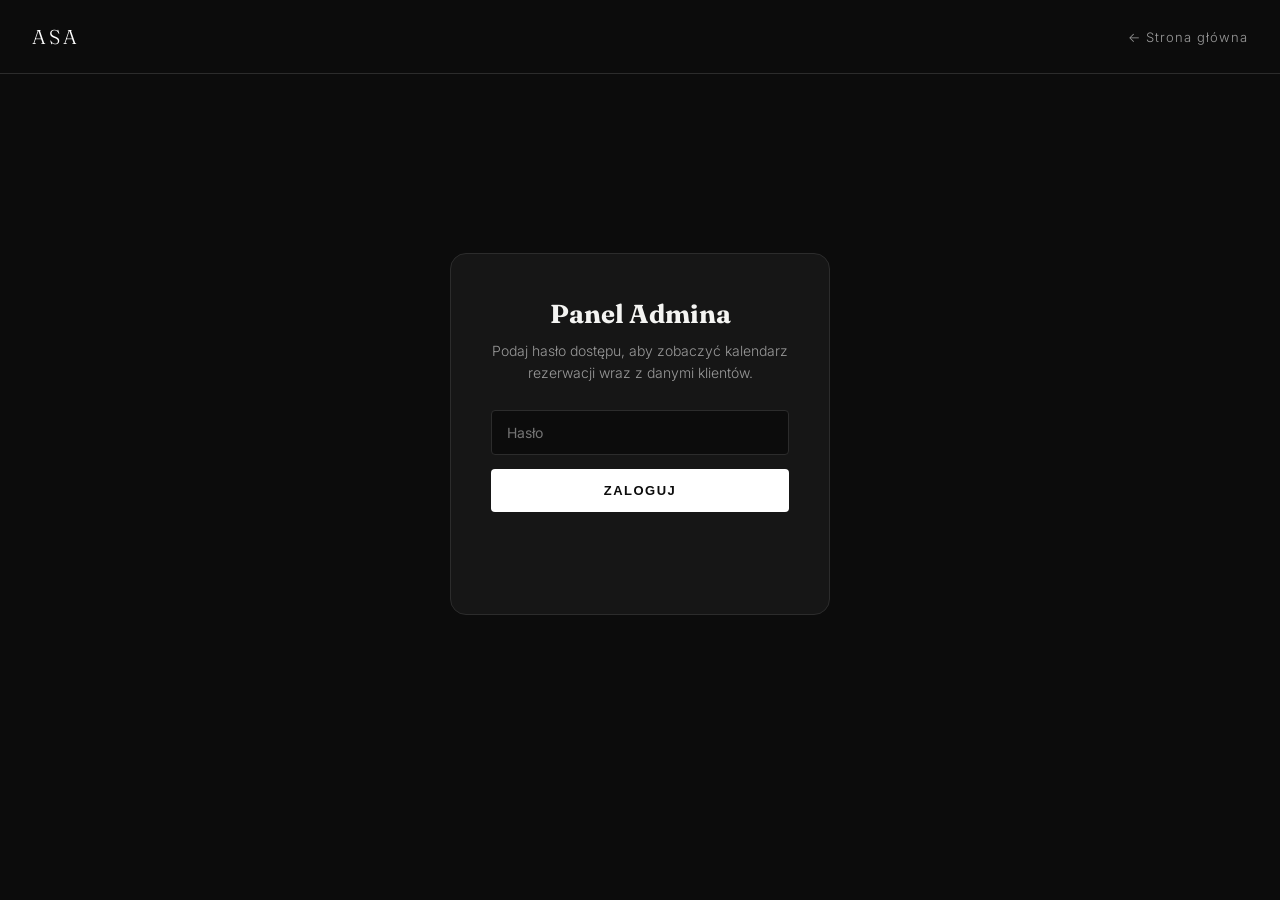
<file: admin.html>
<!DOCTYPE html>
<html lang="pl">
<head>
<meta charset="UTF-8">
<meta name="viewport" content="width=device-width, initial-scale=1.0">
<title>Panel Admina — ASA</title>
<link href="https://fonts.googleapis.com/css2?family=Fraunces:ital,wght@0,400;0,500;0,600;1,500&family=Inter:wght@300;400;500;600;700&display=swap" rel="stylesheet">
<style>
    * { margin: 0; padding: 0; box-sizing: border-box; }

    :root{
        --bg: #0c0c0c;
        --bg-panel: #161616;
        --line: #2c2c2c;
        --ivory: #f4f4f2;
        --stone: #9a9a9a;
        --white: #ffffff;
        --brass: #c9c9c9;
        --brass-light: #ffffff;
    }

    body{
        background: var(--bg);
        color: var(--ivory);
        font-family: 'Inter', sans-serif;
        font-weight: 300;
        min-height: 100vh;
    }

    a{ color: inherit; }
    a:focus-visible, button:focus-visible, input:focus-visible{
        outline: 2px solid var(--brass-light);
        outline-offset: 3px;
    }

    .topbar{
        display: flex;
        justify-content: space-between;
        align-items: center;
        padding: 24px 32px;
        border-bottom: 1px solid var(--line);
    }
    .topbar .logo{
        font-family: 'Fraunces', serif;
        font-size: 20px;
        letter-spacing: 3px;
        color: var(--brass-light);
        text-decoration: none;
    }
    .topbar .back{
        color: var(--stone);
        text-decoration: none;
        font-size: 13px;
        letter-spacing: 1px;
        transition: color 0.2s;
    }
    .topbar .back:hover{ color: var(--ivory); }

    /* ===== EKRAN LOGOWANIA ===== */
    .login-wrap{
        min-height: 80vh;
        display: flex;
        align-items: center;
        justify-content: center;
        padding: 24px;
    }
    .login-card{
        background: var(--bg-panel);
        border: 1px solid var(--line);
        border-radius: 16px;
        padding: 44px 40px;
        max-width: 380px;
        width: 100%;
        text-align: center;
    }
    .login-card h1{
        font-family: 'Fraunces', serif;
        font-size: 26px;
        margin-bottom: 10px;
    }
    .login-card p{ color: var(--stone); font-size: 14px; margin-bottom: 26px; line-height: 1.6; }
    .login-card input{
        width: 100%;
        background: var(--bg);
        border: 1px solid var(--line);
        border-radius: 4px;
        padding: 13px 15px;
        color: var(--ivory);
        font-family: 'Inter', sans-serif;
        font-size: 14px;
        outline: none;
        margin-bottom: 14px;
        transition: border-color 0.2s;
    }
    .login-card input:focus{ border-color: var(--brass); }
    .login-card button{
        width: 100%;
        background: var(--white);
        color: var(--bg);
        border: none;
        padding: 14px;
        font-size: 13px;
        font-weight: 600;
        letter-spacing: 1.5px;
        text-transform: uppercase;
        border-radius: 4px;
        cursor: pointer;
        transition: background 0.2s;
    }
    .login-card button:hover{ background: #d4d4d4; }
    .login-error{ color: var(--stone); font-size: 13px; margin-top: 14px; min-height: 18px; }

    /* ===== PANEL ===== */
    #panel{ display: none; }

    .intro{ text-align: center; padding: 44px 24px 8px; }
    .intro p.eyebrow{
        font-size: 11px;
        letter-spacing: 4px;
        text-transform: uppercase;
        color: var(--brass-light);
        margin-bottom: 12px;
        font-weight: 500;
    }
    .intro h1{ font-family: 'Fraunces', serif; font-size: clamp(28px, 5vw, 40px); margin-bottom: 8px; }
    .intro p.sub{ color: var(--stone); font-size: 14px; max-width: 520px; margin: 0 auto; line-height: 1.7; }

    .layout{
        max-width: 1180px;
        margin: 0 auto;
        padding: 32px 24px 90px;
        display: grid;
        grid-template-columns: 420px 1fr;
        gap: 28px;
        align-items: start;
    }

    .calendar-card{
        background: var(--bg-panel);
        border: 1px solid var(--line);
        border-radius: 16px;
        padding: 26px;
    }
    .calendar-header{ display: flex; justify-content: space-between; align-items: center; margin-bottom: 20px; }
    .month-title{ font-family: 'Fraunces', serif; font-size: 20px; }
    .nav-btn{
        background: transparent;
        border: 1px solid var(--line);
        color: var(--ivory);
        width: 34px; height: 34px;
        border-radius: 50%;
        cursor: pointer;
        font-size: 15px;
        display: flex; align-items: center; justify-content: center;
        transition: border-color 0.2s, background 0.2s;
    }
    .nav-btn:hover{ border-color: var(--brass); background: rgba(255,255,255,0.06); }

    .weekdays{ display: grid; grid-template-columns: repeat(7, 1fr); margin-bottom: 6px; }
    .weekdays span{ text-align: center; font-size: 10px; letter-spacing: 1px; text-transform: uppercase; color: var(--stone); padding-bottom: 8px; display: block; }

    .days-grid{ display: grid; grid-template-columns: repeat(7, 1fr); gap: 5px; }
    .day-cell{
        aspect-ratio: 1;
        display: flex; align-items: center; justify-content: center;
        border-radius: 8px;
        cursor: pointer;
        font-size: 13px;
        color: var(--ivory);
        position: relative;
        transition: background 0.15s;
        background: var(--bg);
    }
    .day-cell:hover{ background: rgba(255,255,255,0.05); }
    .day-cell.empty{ cursor: default; background: transparent; }
    .day-cell.empty:hover{ background: transparent; }
    .day-cell.today .day-num{
        border: 1.5px solid var(--brass-light);
        border-radius: 50%;
        width: 24px; height: 24px;
        display: flex; align-items: center; justify-content: center;
    }
    .day-cell.booked{ background: var(--white); color: var(--bg); font-weight: 700; }
    .day-cell.booked:hover{ background: #e0e0e0; }
    .day-cell.booked-start{ border-radius: 8px 3px 3px 8px; }
    .day-cell.booked-end{ border-radius: 3px 8px 8px 3px; }
    .day-cell.mobile-booked{ border: 1.5px solid var(--brass-light); font-weight: 600; }
    .day-cell.selected{ outline: 2px solid var(--brass-light); outline-offset: 2px; }

    .legend{ display: flex; flex-wrap: wrap; justify-content: center; gap: 16px; margin-top: 20px; font-size: 11px; color: var(--stone); }
    .legend .dot{ display: inline-block; width: 9px; height: 9px; border-radius: 3px; margin-right: 5px; vertical-align: middle; }
    .legend .dot.solid{ background: var(--white); }
    .legend .dot.ring{ border: 1.5px solid var(--brass-light); background: transparent; border-radius: 50%; }

    /* ===== SZCZEGÓŁY DNIA ===== */
    .detail-card{
        background: var(--bg-panel);
        border: 1px solid var(--line);
        border-radius: 16px;
        padding: 30px;
        min-height: 320px;
    }
    .detail-card h2{ font-family: 'Fraunces', serif; font-size: 21px; margin-bottom: 4px; }
    .detail-card .detail-sub{ color: var(--stone); font-size: 13px; margin-bottom: 24px; }

    .booking-entry{
        border: 1px solid var(--line);
        border-radius: 10px;
        padding: 18px 20px;
        margin-bottom: 14px;
    }
    .booking-entry .tag{
        display: inline-block;
        font-size: 10px;
        letter-spacing: 1px;
        text-transform: uppercase;
        color: var(--bg);
        background: var(--brass-light);
        padding: 3px 10px;
        border-radius: 20px;
        font-weight: 700;
        margin-bottom: 10px;
    }
    .booking-entry .tag.mobile{ background: transparent; border: 1px solid var(--brass-light); color: var(--ivory); }
    .booking-entry .client-name{ font-size: 16px; font-weight: 600; color: var(--ivory); margin-bottom: 6px; }
    .booking-entry .row{ font-size: 13.5px; color: var(--stone); line-height: 1.9; }
    .booking-entry .row b{ color: var(--ivory); font-weight: 500; }
    .booking-entry .row a{ color: var(--ivory); text-decoration: underline; text-decoration-color: var(--line); }

    .empty-state{ text-align: center; color: var(--stone); font-size: 14px; padding: 60px 20px; }
    .empty-state .free-msg{ color: var(--brass-light); }

    .refresh-row{ display: flex; justify-content: flex-end; margin-bottom: 14px; }
    .refresh-btn{
        background: transparent;
        border: 1px solid var(--line);
        color: var(--stone);
        padding: 8px 16px;
        border-radius: 20px;
        font-size: 12px;
        cursor: pointer;
        transition: border-color 0.2s, color 0.2s;
    }
    .refresh-btn:hover{ border-color: var(--brass); color: var(--ivory); }

    @media (max-width: 860px){
        .layout{ grid-template-columns: 1fr; }
    }
</style>
</head>
<body>

<div class="topbar">
    <a href="index.html" class="logo">ASA</a>
    <a href="index.html" class="back">&larr; Strona główna</a>
</div>

<!-- ===== EKRAN LOGOWANIA ===== -->
<div class="login-wrap" id="login-screen">
    <div class="login-card">
        <h1>Panel Admina</h1>
        <p>Podaj hasło dostępu, aby zobaczyć kalendarz rezerwacji wraz z danymi klientów.</p>
        <input type="password" id="admin-key-input" placeholder="Hasło" autocomplete="current-password">
        <button id="login-btn">Zaloguj</button>
        <p class="login-error" id="login-error"></p>
    </div>
</div>

<!-- ===== PANEL ===== -->
<div id="panel">
    <div class="intro">
        <p class="eyebrow">Tylko Dla Barbera</p>
        <h1>Kalendarz Rezerwacji</h1>
        <p class="sub">Pełny podgląd wszystkich rezerwacji — szkoleń i wizyt mobilnego barbera — razem z danymi kontaktowymi klientów.</p>
    </div>

    <div class="layout">
        <div>
            <div class="calendar-card">
                <div class="calendar-header">
                    <button class="nav-btn" id="prev-month">&#8249;</button>
                    <div class="month-title" id="month-title">-</div>
                    <button class="nav-btn" id="next-month">&#8250;</button>
                </div>
                <div class="weekdays">
                    <span>Pn</span><span>Wt</span><span>Śr</span><span>Cz</span><span>Pt</span><span>So</span><span>Nd</span>
                </div>
                <div class="days-grid" id="days-grid"></div>
                <div class="legend">
                    <span><span class="dot solid"></span>Szkolenie</span>
                    <span><span class="dot ring"></span>Mobilny barber</span>
                </div>
            </div>
        </div>

        <div>
            <div class="refresh-row">
                <button class="refresh-btn" id="refresh-btn">&#8635; Odśwież dane</button>
            </div>
            <div class="detail-card" id="detail-card">
                <div class="empty-state">Wybierz dzień w kalendarzu, aby zobaczyć szczegóły rezerwacji.</div>
            </div>
        </div>
    </div>
</div>

<script>
    const API_URL = "http://127.0.0.1:8000"
    const TRAINING_DAYS = 5
    const STORAGE_KEY = "asa_admin_key"

    const TRAINING_SERVICES = [
        "Szkolenie w pełni refundowane (100%)",
        "Szkolenie częściowo refundowane (80%)",
        "Szkolenie płatne"
    ]
    function isTraining(b){ return TRAINING_SERVICES.includes(b.service) }

    const loginScreen = document.getElementById("login-screen")
    const panel = document.getElementById("panel")
    const keyInput = document.getElementById("admin-key-input")
    const loginBtn = document.getElementById("login-btn")
    const loginError = document.getElementById("login-error")
    const refreshBtn = document.getElementById("refresh-btn")

    const monthTitle = document.getElementById("month-title")
    const daysGrid = document.getElementById("days-grid")
    const detailCard = document.getElementById("detail-card")
    const prevBtn = document.getElementById("prev-month")
    const nextBtn = document.getElementById("next-month")

    const monthNames = ["Styczeń","Luty","Marzec","Kwiecień","Maj","Czerwiec","Lipiec","Sierpień","Wrzesień","Październik","Listopad","Grudzień"]
    const dayNames = ["Poniedziałek","Wtorek","Środa","Czwartek","Piątek","Sobota","Niedziela"]

    let adminKey = ""
    let viewDate = new Date()
    let bookings = []
    let occupiedByDate = {}
    let selectedCell = null
    let selectedDateStr = null

    function pad(n){ return n.toString().padStart(2, "0") }

    function getDateRange(startDateStr, days) {
        const start = new Date(startDateStr + "T00:00:00")
        const range = []
        for (let i = 0; i < days; i++) {
            const d = new Date(start)
            d.setDate(d.getDate() + i)
            range.push(`${d.getFullYear()}-${pad(d.getMonth()+1)}-${pad(d.getDate())}`)
        }
        return range
    }

    // ---- LOGOWANIE ----
    async function tryLogin(key) {
        loginError.textContent = ""
        try {
            const res = await fetch(`${API_URL}/bookings/admin/all`, {
                headers: { "X-Admin-Key": key }
            })
            if (res.status === 401) {
                loginError.textContent = "Nieprawidłowe hasło."
                return false
            }
            if (!res.ok) {
                loginError.textContent = "Błąd serwera — sprawdź czy backend działa."
                return false
            }
            bookings = await res.json()
            adminKey = key
            sessionStorage.setItem(STORAGE_KEY, key)
            loginScreen.style.display = "none"
            panel.style.display = "block"
            buildOccupiedMap()
            renderCalendar()
            return true
        } catch (error) {
            console.error(error)
            loginError.textContent = "Nie udało się połączyć z serwerem."
            return false
        }
    }

    loginBtn.addEventListener("click", () => {
        const key = keyInput.value.trim()
        if (!key) { loginError.textContent = "Podaj hasło."; return }
        tryLogin(key)
    })
    keyInput.addEventListener("keydown", (e) => { if (e.key === "Enter") loginBtn.click() })

    // przy wejściu spróbuj automatycznie zalogować, jeśli hasło jest zapisane w tej karcie przeglądarki
    const savedKey = sessionStorage.getItem(STORAGE_KEY)
    if (savedKey) tryLogin(savedKey)

    // ---- DANE ----
    async function reloadBookings() {
        try {
            const res = await fetch(`${API_URL}/bookings/admin/all`, {
                headers: { "X-Admin-Key": adminKey }
            })
            if (!res.ok) throw new Error("Błąd pobierania danych")
            bookings = await res.json()
            buildOccupiedMap()
            renderCalendar()
            if (selectedDateStr) showDayDetail(selectedDateStr, null)
        } catch (error) {
            console.error(error)
        }
    }
    refreshBtn.addEventListener("click", reloadBookings)

    function buildOccupiedMap() {
        occupiedByDate = {}
        bookings.forEach(b => {
            if (isTraining(b)) {
                const range = getDateRange(b.date, TRAINING_DAYS)
                const info = { type: "training", start: range[0], end: range[range.length - 1], booking: b }
                range.forEach(d => {
                    if (!occupiedByDate[d]) occupiedByDate[d] = []
                    occupiedByDate[d].push(info)
                })
            } else {
                const info = { type: "mobile", booking: b }
                if (!occupiedByDate[b.date]) occupiedByDate[b.date] = []
                occupiedByDate[b.date].push(info)
            }
        })
    }

    // ---- KALENDARZ ----
    function renderCalendar() {
        const year = viewDate.getFullYear()
        const month = viewDate.getMonth()
        monthTitle.textContent = `${monthNames[month]} ${year}`

        const firstDay = new Date(year, month, 1)
        let startOffset = firstDay.getDay() - 1
        if (startOffset < 0) startOffset = 6

        const daysInMonth = new Date(year, month + 1, 0).getDate()
        const today = new Date()
        const todayStr = `${today.getFullYear()}-${pad(today.getMonth()+1)}-${pad(today.getDate())}`

        daysGrid.innerHTML = ""

        for (let i = 0; i < startOffset; i++) {
            const empty = document.createElement("div")
            empty.className = "day-cell empty"
            daysGrid.appendChild(empty)
        }

        for (let day = 1; day <= daysInMonth; day++) {
            const dateStr = `${year}-${pad(month+1)}-${pad(day)}`
            const cell = document.createElement("div")
            cell.className = "day-cell"

            const dayBookings = occupiedByDate[dateStr] || []
            const hasTraining = dayBookings.some(b => b.type === "training")
            const hasMobile = dayBookings.some(b => b.type === "mobile")

            if (hasTraining) {
                cell.classList.add("booked")
                if (dayBookings.some(b => b.type === "training" && b.start === dateStr)) cell.classList.add("booked-start")
                if (dayBookings.some(b => b.type === "training" && b.end === dateStr)) cell.classList.add("booked-end")
            } else if (hasMobile) {
                cell.classList.add("mobile-booked")
            } else if (dateStr === todayStr) {
                cell.classList.add("today")
            }

            cell.innerHTML = `<span class="day-num">${day}</span>`
            cell.addEventListener("click", () => showDayDetail(dateStr, cell))
            daysGrid.appendChild(cell)
        }
    }

    // ---- SZCZEGÓŁY DNIA ----
    function escapeHtml(str){
        const div = document.createElement("div")
        div.textContent = str ?? ""
        return div.innerHTML
    }

    function showDayDetail(dateStr, cell) {
        selectedDateStr = dateStr
        if (selectedCell) selectedCell.classList.remove("selected")
        if (cell) { cell.classList.add("selected"); selectedCell = cell }

        const [y, m, d] = dateStr.split("-").map(Number)
        const dateObj = new Date(y, m - 1, d)
        const weekday = dayNames[(dateObj.getDay() + 6) % 7]
        const label = `${weekday}, ${d} ${monthNames[m-1]} ${y}`

        const dayBookings = occupiedByDate[dateStr] || []
        const trainingEntries = dayBookings.filter(b => b.type === "training")
        const mobileEntries = dayBookings.filter(b => b.type === "mobile")
            .sort((a,b) => a.booking.time.localeCompare(b.booking.time))

        if (trainingEntries.length === 0 && mobileEntries.length === 0) {
            detailCard.innerHTML = `
                <h2>${label}</h2>
                <p class="detail-sub">Brak rezerwacji tego dnia</p>
                <div class="empty-state"><span class="free-msg">&#10003; Wolny dzień.</span></div>
            `
            return
        }

        let html = `<h2>${label}</h2><p class="detail-sub">${trainingEntries.length + mobileEntries.length} rezerwacja/e tego dnia</p>`

        trainingEntries.forEach(entry => {
            const b = entry.booking
            const u = b.user
            html += `
                <div class="booking-entry">
                    <span class="tag">Szkolenie · ${entry.start} – ${entry.end}</span>
                    <div class="client-name">${escapeHtml(u.name)} ${escapeHtml(u.surname)}</div>
                    <div class="row">
                        <b>Usługa:</b> ${escapeHtml(b.service)}<br>
                        <b>Telefon:</b> <a href="tel:${escapeHtml(u.phone || '')}">${escapeHtml(u.phone || '—')}</a><br>
                        <b>Email:</b> <a href="mailto:${escapeHtml(u.email)}">${escapeHtml(u.email)}</a><br>
                        ${b.address ? `<b>Adres salonu:</b> ${escapeHtml(b.address)}<br>` : ""}
                        ${b.notes ? `<b>Uwagi:</b> ${escapeHtml(b.notes)}` : ""}
                    </div>
                </div>
            `
        })

        mobileEntries.forEach(entry => {
            const b = entry.booking
            const u = b.user
            html += `
                <div class="booking-entry">
                    <span class="tag mobile">Mobilny Barber · ${escapeHtml(b.time.slice(0,5))}</span>
                    <div class="client-name">${escapeHtml(u.name)} ${escapeHtml(u.surname)}</div>
                    <div class="row">
                        <b>Usługa:</b> ${escapeHtml(b.service)}<br>
                        <b>Telefon:</b> <a href="tel:${escapeHtml(u.phone || '')}">${escapeHtml(u.phone || '—')}</a><br>
                        <b>Email:</b> <a href="mailto:${escapeHtml(u.email)}">${escapeHtml(u.email)}</a><br>
                        ${b.address ? `<b>Adres wizyty:</b> ${escapeHtml(b.address)}<br>` : ""}
                        ${b.notes ? `<b>Uwagi:</b> ${escapeHtml(b.notes)}` : ""}
                    </div>
                </div>
            `
        })

        detailCard.innerHTML = html
    }

    prevBtn.addEventListener("click", () => { viewDate.setMonth(viewDate.getMonth() - 1); renderCalendar() })
    nextBtn.addEventListener("click", () => { viewDate.setMonth(viewDate.getMonth() + 1); renderCalendar() })
</script>

</body>
</html>
</file>
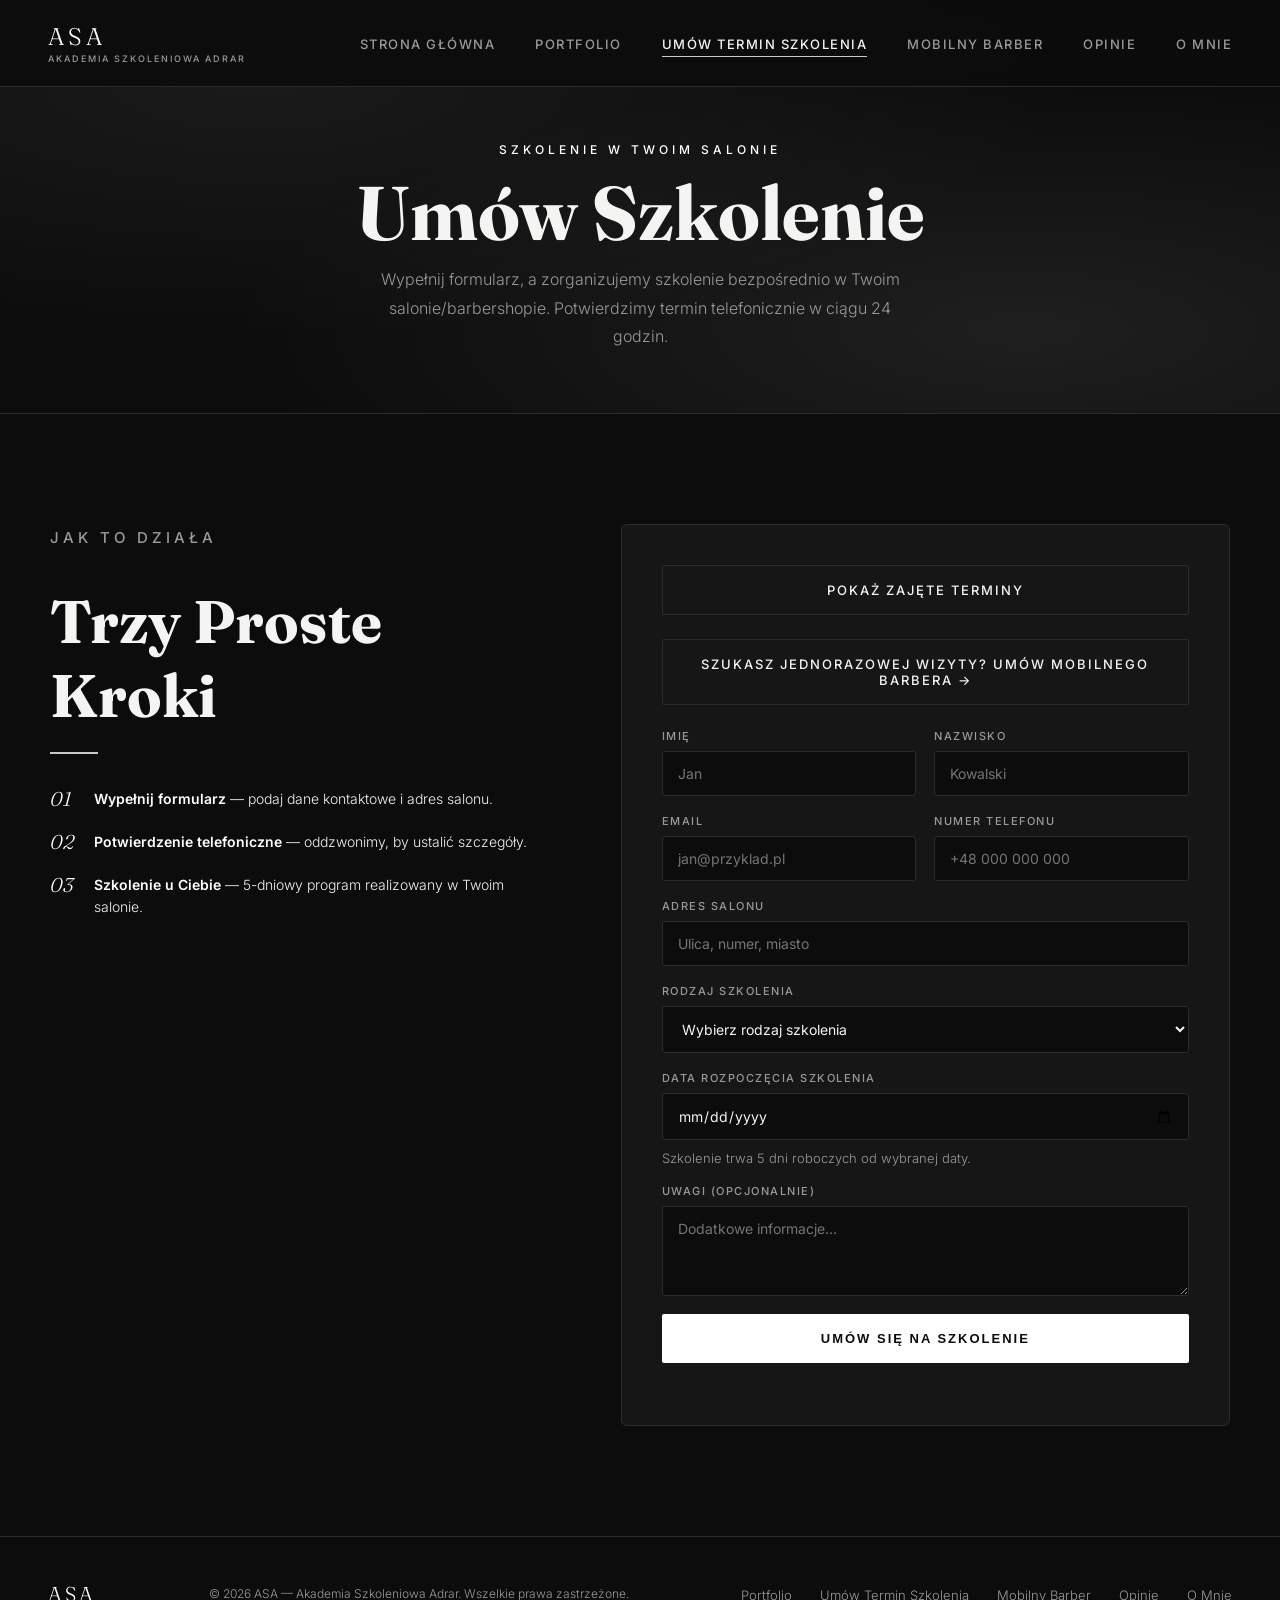
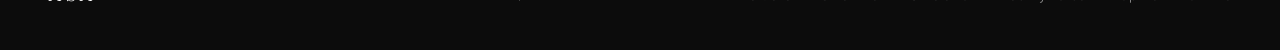
<file: booking.html>
<!DOCTYPE html>
<html lang="pl">
<head>
<meta charset="UTF-8">
<meta name="viewport" content="width=device-width, initial-scale=1.0">
<title>Umów Termin Szkolenia — ASA</title>
<link href="https://fonts.googleapis.com/css2?family=Fraunces:ital,wght@0,400;0,500;0,600;1,500&family=Inter:wght@300;400;500;600;700&display=swap" rel="stylesheet">
<link rel="stylesheet" href="styles.css">
</head>
<body>

<nav>
    <a href="index.html" class="logo">ASA<span>Akademia Szkoleniowa Adrar</span></a>
    <ul class="nav-links">
        <li><a href="index.html">Strona Główna</a></li>
        <li><a href="portfolio.html">Portfolio</a></li>
        <li><a href="booking.html" class="active">Umów Termin Szkolenia</a></li>
        <li><a href="mobilny-barber.html">Mobilny Barber</a></li>
        <li><a href="opinie.html">Opinie</a></li>
        <li><a href="o-mnie.html">O Mnie</a></li>
    </ul>
</nav>

<div class="page-header">
    <p class="hero-eyebrow">Szkolenie w Twoim Salonie</p>
    <h1 class="hero-title">Umów Szkolenie</h1>
    <p class="hero-sub">Wypełnij formularz, a zorganizujemy szkolenie bezpośrednio w Twoim salonie/barbershopie. Potwierdzimy termin telefonicznie w ciągu 24 godzin.</p>
</div>

<section>
    <div class="booking-layout">
        <div class="booking-info">
            <p class="section-eyebrow">Jak To Działa</p>
            <h2 class="section-title">Trzy Proste Kroki</h2>
            <div class="divider-center"></div>
            <div class="booking-steps">
                <div class="booking-step">
                    <span class="step-num">01</span>
                    <span class="step-text"><b>Wypełnij formularz</b> — podaj dane kontaktowe i adres salonu.</span>
                </div>
                <div class="booking-step">
                    <span class="step-num">02</span>
                    <span class="step-text"><b>Potwierdzenie telefoniczne</b> — oddzwonimy, by ustalić szczegóły.</span>
                </div>
                <div class="booking-step">
                    <span class="step-num">03</span>
                    <span class="step-text"><b>Szkolenie u Ciebie</b> — 5-dniowy program realizowany w Twoim salonie.</span>
                </div>
            </div>
        </div>

        <form class="booking-form" id="booking-form">
            <a href="terminy.html" target="_blank" class="btn-ghost" style="text-align:center; margin-bottom: 6px;">Pokaż Zajęte Terminy</a>
            <a href="mobilny-barber.html" class="btn-ghost" style="text-align:center; margin-bottom: 6px;">Szukasz jednorazowej wizyty? Umów Mobilnego Barbera →</a>
            <div class="form-row">
                <div class="form-group">
                    <label>Imię</label>
                    <input type="text" id="imie" placeholder="Jan" required>
                </div>
                <div class="form-group">
                    <label>Nazwisko</label>
                    <input type="text" id="nazwisko" placeholder="Kowalski" required>
                </div>
            </div>
            <div class="form-row">
                <div class="form-group">
                    <label>Email</label>
                    <input type="email" id="email" placeholder="jan@przyklad.pl" required>
                </div>
                <div class="form-group">
                    <label>Numer Telefonu</label>
                    <input type="tel" id="telefon" placeholder="+48 000 000 000" required>
                </div>
            </div>
            <div class="form-group">
                <label>Adres Salonu</label>
                <input type="text" id="adres" placeholder="Ulica, numer, miasto" required>
            </div>
            <div class="form-group">
                <label>Rodzaj Szkolenia</label>
                <select id="usluga" required>
                    <option value="">Wybierz rodzaj szkolenia</option>
                    <option>Szkolenie w pełni refundowane (100%)</option>
                    <option>Szkolenie częściowo refundowane (80%)</option>
                    <option>Szkolenie płatne</option>
                </select>
            </div>
            <div class="form-group">
                <label>Data Rozpoczęcia Szkolenia</label>
                <input type="date" id="data" required>
                <p style="font-size: 13px; color: var(--stone); margin-top: 2px;">Szkolenie trwa 5 dni roboczych od wybranej daty.</p>
            </div>
            <div id="occupied-box" class="booked-times-info"></div>
            <div class="form-group">
                <label>Uwagi (opcjonalnie)</label>
                <textarea id="uwagi" placeholder="Dodatkowe informacje..."></textarea>
            </div>
            <button type="submit" class="btn-primary" style="width: 100%; padding: 17px;" id="submit-btn">Umów się na szkolenie</button>
            <p id="form-message" style="text-align:center; font-size: 13px; margin-top: 4px;"></p>
        </form>
    </div>
</section>

<footer>
    <div class="footer-logo">ASA</div>
    <p class="footer-copy">&copy; 2026 ASA — Akademia Szkoleniowa Adrar. Wszelkie prawa zastrzeżone.</p>
    <ul class="footer-links">
        <li><a href="portfolio.html">Portfolio</a></li>
        <li><a href="booking.html">Umów Termin Szkolenia</a></li>
        <li><a href="mobilny-barber.html">Mobilny Barber</a></li>
        <li><a href="opinie.html">Opinie</a></li>
        <li><a href="o-mnie.html">O Mnie</a></li>
    </ul>
</footer>

<script>
    const API_URL = "http://127.0.0.1:8000"
    const TRAINING_DAYS = 5

    // usługi, które oznaczają "szkolenie stacjonarne" (blokują 5 dni pod rząd)
    // każda inna wartość `service` traktowana jest jako rezerwacja mobilnego barbera (blokuje tylko 1 dzień)
    const TRAINING_SERVICES = [
        "Szkolenie w pełni refundowane (100%)",
        "Szkolenie częściowo refundowane (80%)",
        "Szkolenie płatne"
    ]
    function isTraining(b){ return TRAINING_SERVICES.includes(b.service) }

    const form = document.getElementById("booking-form")
    const submitBtn = document.getElementById("submit-btn")
    const message = document.getElementById("form-message")
    const dateInput = document.getElementById("data")
    const occupiedBox = document.getElementById("occupied-box")

    let occupiedDates = new Set() // wszystkie dni zajęte (przez inne szkolenia LUB przez mobilnego barbera) jako stringi "YYYY-MM-DD"
    let conflictDates = []        // dni z NASZEGO wybranego zakresu, które akurat kolidują

    function pad(n){ return n.toString().padStart(2, "0") }

    // zwraca tablicę "YYYY-MM-DD" dla `days` kolejnych dni zaczynając od `startDateStr`
    function getDateRange(startDateStr, days) {
        const start = new Date(startDateStr + "T00:00:00")
        const range = []
        for (let i = 0; i < days; i++) {
            const d = new Date(start)
            d.setDate(d.getDate() + i)
            range.push(`${d.getFullYear()}-${pad(d.getMonth()+1)}-${pad(d.getDate())}`)
        }
        return range
    }

    // pobiera wszystkie rezerwacje: szkolenia rozbija na 5-dniowe bloki zajętych dni,
    // rezerwacje mobilnego barbera blokują wyłącznie swój pojedynczy dzień
    async function loadOccupiedDates() {
        try {
            const response = await fetch(`${API_URL}/bookings/`)
            const bookings = await response.json()

            occupiedDates = new Set()
            bookings.forEach(b => {
                if (isTraining(b)) {
                    getDateRange(b.date, TRAINING_DAYS).forEach(d => occupiedDates.add(d))
                } else {
                    occupiedDates.add(b.date)
                }
            })
        } catch (error) {
            console.error("Nie udało się pobrać rezerwacji:", error)
        }
    }

    // po wybraniu daty sprawdza czy 5-dniowy zakres koliduje z już zajętymi dniami
    // (kolizja = inne szkolenie w tym zakresie LUB dzień zarezerwowany przez mobilnego barbera)
    function checkRangeAvailability() {
        const selectedDate = dateInput.value
        if (!selectedDate) {
            occupiedBox.classList.remove("visible")
            conflictDates = []
            return
        }

        const myRange = getDateRange(selectedDate, TRAINING_DAYS)
        conflictDates = myRange.filter(d => occupiedDates.has(d))

        occupiedBox.classList.add("visible")

        if (conflictDates.length === 0) {
            occupiedBox.classList.add("empty")
            occupiedBox.textContent = `✓ Cały 5-dniowy termin (${myRange[0]} – ${myRange[4]}) jest wolny.`
        } else {
            occupiedBox.classList.remove("empty")
            occupiedBox.innerHTML = "Kolizja w tym zakresie (inne szkolenie lub rezerwacja mobilnego barbera), zajęte dni: " +
                conflictDates.map(d => `<span class="slot">${d}</span>`).join("")
        }
    }

    dateInput.addEventListener("change", async () => {
        occupiedBox.classList.add("visible")
        occupiedBox.textContent = "Sprawdzanie dostępności..."
        await loadOccupiedDates()
        checkRangeAvailability()
    })

    form.addEventListener("submit", async function (e) {
        e.preventDefault() // zatrzymuje przeładowanie strony

        message.textContent = ""

        // blokujemy wysłanie jeśli wybrany 5-dniowy zakres koliduje z innym szkoleniem
        if (conflictDates.length > 0) {
            message.style.color = "#808080"
            message.textContent = "Wybrany termin koliduje z innym szkoleniem — wybierz inną datę rozpoczęcia."
            return
        }

        submitBtn.disabled = true
        submitBtn.textContent = "Wysyłanie..."

        const imie = document.getElementById("imie").value
        const nazwisko = document.getElementById("nazwisko").value
        const email = document.getElementById("email").value
        const telefon = document.getElementById("telefon").value
        const adres = document.getElementById("adres").value
        const usluga = document.getElementById("usluga").value
        const data = document.getElementById("data").value
        const uwagi = document.getElementById("uwagi").value

        try {
            // KROK 1 - tworzymy usera w backendzie
            const userResponse = await fetch(`${API_URL}/users/`, {
                method: "POST",
                headers: { "Content-Type": "application/json" },
                body: JSON.stringify({
                    name: imie,
                    surname: nazwisko,
                    email: email,
                    phone: telefon
                })
            })

            if (!userResponse.ok) throw new Error("Błąd przy tworzeniu użytkownika")
            const user = await userResponse.json()

            // KROK 2 - tworzymy booking podpięty pod usera
            // godzina nie jest tu istotna (szkolenie trwa 5 dni), więc wysyłamy stałą wartość wymaganą przez backend
            const bookingResponse = await fetch(`${API_URL}/bookings/`, {
                method: "POST",
                headers: { "Content-Type": "application/json" },
                body: JSON.stringify({
                    date: data,
                    time: "09:00",
                    service: usluga,
                    address: adres,
                    notes: uwagi,
                    user_id: user.id
                })
            })

            if (!bookingResponse.ok) throw new Error("Błąd przy tworzeniu rezerwacji")

            message.style.color = "#ffffff"
            message.textContent = "✓ Zgłoszenie wysłane! Zadzwonimy, aby potwierdzić termin szkolenia."
            form.reset()
            occupiedBox.classList.remove("visible")
            conflictDates = []

        } catch (error) {
            message.style.color = "#808080"
            message.textContent = "Coś poszło nie tak. Sprawdź czy backend działa i spróbuj ponownie."
            console.error(error)
        } finally {
            submitBtn.disabled = false
            submitBtn.textContent = "Umów się na szkolenie"
        }
    })
</script>

</body>
</html>
</file>
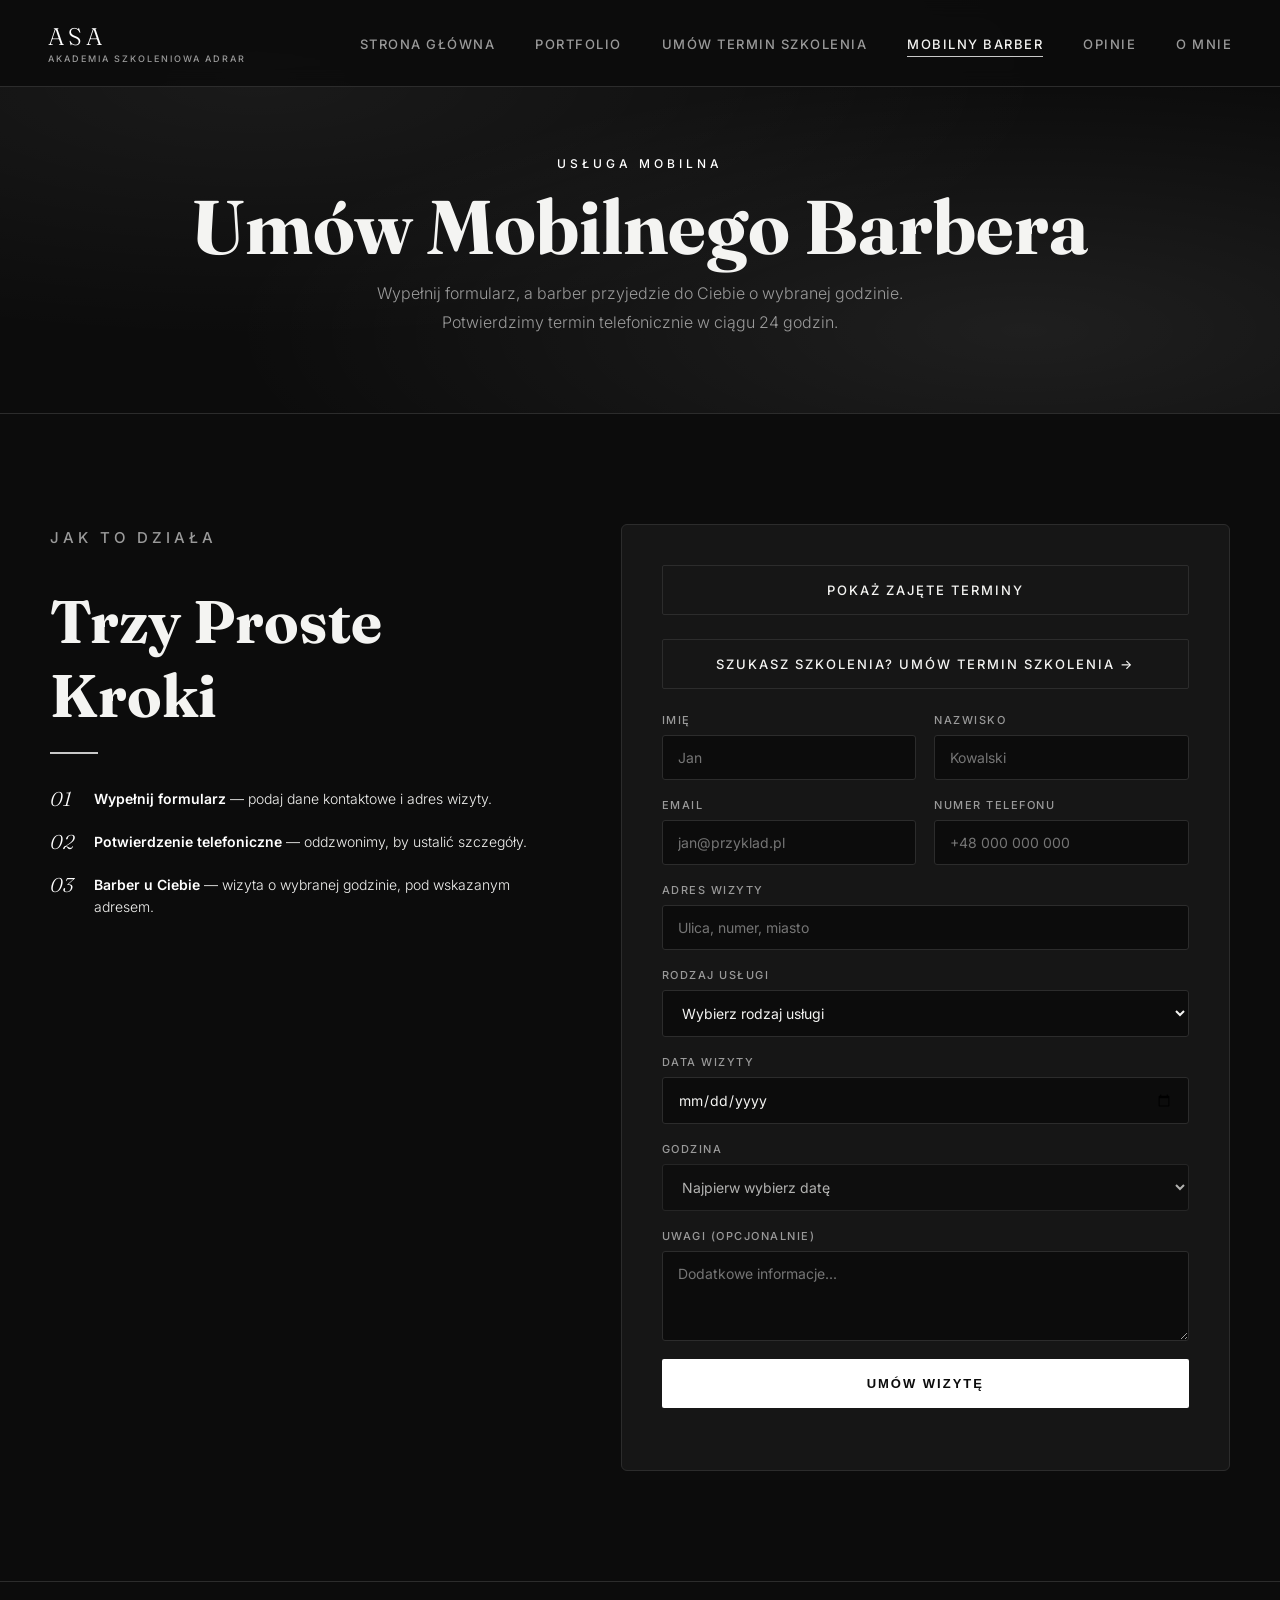
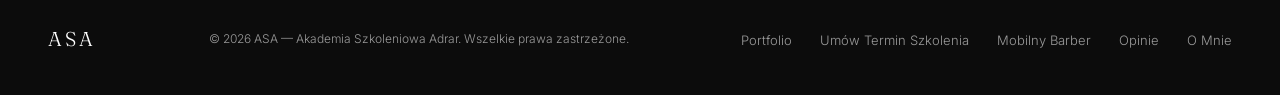
<file: mobilny-barber.html>
<!DOCTYPE html>
<html lang="pl">
<head>
<meta charset="UTF-8">
<meta name="viewport" content="width=device-width, initial-scale=1.0">
<title>Umów Mobilnego Barbera — ASA</title>
<link href="https://fonts.googleapis.com/css2?family=Fraunces:ital,wght@0,400;0,500;0,600;1,500&family=Inter:wght@300;400;500;600;700&display=swap" rel="stylesheet">
<link rel="stylesheet" href="styles.css">
</head>
<body>

<nav>
    <a href="index.html" class="logo">ASA<span>Akademia Szkoleniowa Adrar</span></a>
    <ul class="nav-links">
        <li><a href="index.html">Strona Główna</a></li>
        <li><a href="portfolio.html">Portfolio</a></li>
        <li><a href="booking.html">Umów Termin Szkolenia</a></li>
        <li><a href="mobilny-barber.html" class="active">Mobilny Barber</a></li>
        <li><a href="opinie.html">Opinie</a></li>
        <li><a href="o-mnie.html">O Mnie</a></li>
    </ul>
</nav>

<div class="page-header">
    <p class="hero-eyebrow">Usługa Mobilna</p>
    <h1 class="hero-title">Umów Mobilnego Barbera</h1>
    <p class="hero-sub">Wypełnij formularz, a barber przyjedzie do Ciebie o wybranej godzinie. Potwierdzimy termin telefonicznie w ciągu 24 godzin.</p>
</div>

<section>
    <div class="booking-layout">
        <div class="booking-info">
            <p class="section-eyebrow">Jak To Działa</p>
            <h2 class="section-title">Trzy Proste Kroki</h2>
            <div class="divider-center"></div>
            <div class="booking-steps">
                <div class="booking-step">
                    <span class="step-num">01</span>
                    <span class="step-text"><b>Wypełnij formularz</b> — podaj dane kontaktowe i adres wizyty.</span>
                </div>
                <div class="booking-step">
                    <span class="step-num">02</span>
                    <span class="step-text"><b>Potwierdzenie telefoniczne</b> — oddzwonimy, by ustalić szczegóły.</span>
                </div>
                <div class="booking-step">
                    <span class="step-num">03</span>
                    <span class="step-text"><b>Barber u Ciebie</b> — wizyta o wybranej godzinie, pod wskazanym adresem.</span>
                </div>
            </div>
        </div>

        <form class="booking-form" id="booking-form">
            <a href="terminy.html" target="_blank" class="btn-ghost" style="text-align:center; margin-bottom: 6px;">Pokaż Zajęte Terminy</a>
            <a href="booking.html" class="btn-ghost" style="text-align:center; margin-bottom: 6px;">Szukasz szkolenia? Umów Termin Szkolenia →</a>
            <div class="form-row">
                <div class="form-group">
                    <label>Imię</label>
                    <input type="text" id="imie" placeholder="Jan" required>
                </div>
                <div class="form-group">
                    <label>Nazwisko</label>
                    <input type="text" id="nazwisko" placeholder="Kowalski" required>
                </div>
            </div>
            <div class="form-row">
                <div class="form-group">
                    <label>Email</label>
                    <input type="email" id="email" placeholder="jan@przyklad.pl" required>
                </div>
                <div class="form-group">
                    <label>Numer Telefonu</label>
                    <input type="tel" id="telefon" placeholder="+48 000 000 000" required>
                </div>
            </div>
            <div class="form-group">
                <label>Adres Wizyty</label>
                <input type="text" id="adres" placeholder="Ulica, numer, miasto" required>
            </div>
            <div class="form-group">
                <label>Rodzaj Usługi</label>
                <select id="usluga" required>
                    <option value="">Wybierz rodzaj usługi</option>
                    <option>Strzyżenie</option>
                    <option>Strzyżenie + Broda</option>
                    <option>Golenie Brzytwą</option>
                    <option>Pakiet Premium</option>
                </select>
            </div>
            <div class="form-group">
                <label>Data Wizyty</label>
                <input type="date" id="data" required>
            </div>
            <div class="form-group">
                <label>Godzina</label>
                <select id="godzina" required disabled>
                    <option value="">Najpierw wybierz datę</option>
                </select>
            </div>
            <div id="occupied-box" class="booked-times-info"></div>
            <div class="form-group">
                <label>Uwagi (opcjonalnie)</label>
                <textarea id="uwagi" placeholder="Dodatkowe informacje..."></textarea>
            </div>
            <button type="submit" class="btn-primary" style="width: 100%; padding: 17px;" id="submit-btn">Umów wizytę</button>
            <p id="form-message" style="text-align:center; font-size: 13px; margin-top: 4px;"></p>
        </form>
    </div>
</section>

<footer>
    <div class="footer-logo">ASA</div>
    <p class="footer-copy">&copy; 2026 ASA — Akademia Szkoleniowa Adrar. Wszelkie prawa zastrzeżone.</p>
    <ul class="footer-links">
        <li><a href="portfolio.html">Portfolio</a></li>
        <li><a href="booking.html">Umów Termin Szkolenia</a></li>
        <li><a href="mobilny-barber.html">Mobilny Barber</a></li>
        <li><a href="opinie.html">Opinie</a></li>
        <li><a href="o-mnie.html">O Mnie</a></li>
    </ul>
</footer>

<script>
    const API_URL = "http://127.0.0.1:8000"
    const TRAINING_DAYS = 5
    const WORK_HOURS = ["09:00","10:00","11:00","12:00","13:00","14:00","15:00","16:00","17:00","18:00"]

    // usługi, które oznaczają "szkolenie stacjonarne" (blokują 5 dni pod rząd)
    // każda inna wartość `service` traktowana jest jako rezerwacja mobilnego barbera (blokuje tylko 1 godzinę danego dnia)
    const TRAINING_SERVICES = [
        "Szkolenie w pełni refundowane (100%)",
        "Szkolenie częściowo refundowane (80%)",
        "Szkolenie płatne"
    ]
    function isTraining(b){ return TRAINING_SERVICES.includes(b.service) }

    const form = document.getElementById("booking-form")
    const submitBtn = document.getElementById("submit-btn")
    const message = document.getElementById("form-message")
    const dateInput = document.getElementById("data")
    const timeSelect = document.getElementById("godzina")
    const occupiedBox = document.getElementById("occupied-box")

    let bookings = []
    let dayIsTrainingBlocked = false // true = tego dnia trwa szkolenie -> cały dzień niedostępny dla mobilnego barbera
    let takenHours = new Set()       // godziny zajęte tego konkretnego dnia przez innych klientów mobilnego barbera

    function pad(n){ return n.toString().padStart(2, "0") }

    function getDateRange(startDateStr, days) {
        const start = new Date(startDateStr + "T00:00:00")
        const range = []
        for (let i = 0; i < days; i++) {
            const d = new Date(start)
            d.setDate(d.getDate() + i)
            range.push(`${d.getFullYear()}-${pad(d.getMonth()+1)}-${pad(d.getDate())}`)
        }
        return range
    }

    async function loadBookings() {
        try {
            const response = await fetch(`${API_URL}/bookings/`)
            bookings = await response.json()
        } catch (error) {
            console.error("Nie udało się pobrać rezerwacji:", error)
            bookings = []
        }
    }

    // sprawdza czy wybrany dzień wpada w 5-dniowy zakres jakiegoś szkolenia
    function isDateInsideTraining(dateStr) {
        return bookings.some(b => isTraining(b) && getDateRange(b.date, TRAINING_DAYS).includes(dateStr))
    }

    // zwraca zbiór godzin zajętych tego dnia przez inne rezerwacje mobilnego barbera
    function getTakenHours(dateStr) {
        const taken = new Set()
        bookings.forEach(b => {
            if (!isTraining(b) && b.date === dateStr) taken.add(b.time.slice(0, 5))
        })
        return taken
    }

    function rebuildTimeOptions() {
        const selectedDate = dateInput.value
        timeSelect.innerHTML = ""

        if (!selectedDate) {
            timeSelect.disabled = true
            timeSelect.innerHTML = `<option value="">Najpierw wybierz datę</option>`
            occupiedBox.classList.remove("visible")
            return
        }

        dayIsTrainingBlocked = isDateInsideTraining(selectedDate)
        occupiedBox.classList.add("visible")

        if (dayIsTrainingBlocked) {
            timeSelect.disabled = true
            timeSelect.innerHTML = `<option value="">Brak dostępności tego dnia</option>`
            occupiedBox.classList.remove("empty")
            occupiedBox.textContent = "Tego dnia zaplanowane jest szkolenie stacjonarne — mobilny barber nie jest dostępny. Wybierz inny dzień."
            return
        }

        takenHours = getTakenHours(selectedDate)
        const freeHours = WORK_HOURS.filter(h => !takenHours.has(h))

        timeSelect.disabled = false
        timeSelect.innerHTML = `<option value="">Wybierz godzinę</option>` +
            WORK_HOURS.map(h => `<option value="${h}" ${takenHours.has(h) ? "disabled" : ""}>${h}${takenHours.has(h) ? " — zajęte" : ""}</option>`).join("")

        if (freeHours.length === 0) {
            occupiedBox.classList.remove("empty")
            occupiedBox.textContent = "Wszystkie godziny tego dnia są już zajęte — wybierz inny dzień."
        } else {
            occupiedBox.classList.add("empty")
            occupiedBox.textContent = `✓ Wolne godziny tego dnia: ${freeHours.join(", ")}`
        }
    }

    dateInput.addEventListener("change", async () => {
        occupiedBox.classList.add("visible")
        occupiedBox.textContent = "Sprawdzanie dostępności..."
        timeSelect.disabled = true
        await loadBookings()
        rebuildTimeOptions()
    })

    form.addEventListener("submit", async function (e) {
        e.preventDefault()

        message.textContent = ""

        const selectedDate = dateInput.value
        const selectedTime = timeSelect.value

        if (dayIsTrainingBlocked) {
            message.style.color = "#808080"
            message.textContent = "Tego dnia trwa szkolenie — wybierz inny dzień."
            return
        }
        if (!selectedTime) {
            message.style.color = "#808080"
            message.textContent = "Wybierz godzinę wizyty."
            return
        }
        if (takenHours.has(selectedTime)) {
            message.style.color = "#808080"
            message.textContent = "Ta godzina właśnie została zarezerwowana — wybierz inną."
            return
        }

        submitBtn.disabled = true
        submitBtn.textContent = "Wysyłanie..."

        const imie = document.getElementById("imie").value
        const nazwisko = document.getElementById("nazwisko").value
        const email = document.getElementById("email").value
        const telefon = document.getElementById("telefon").value
        const adres = document.getElementById("adres").value
        const usluga = document.getElementById("usluga").value
        const uwagi = document.getElementById("uwagi").value

        try {
            // KROK 1 - tworzymy usera w backendzie
            const userResponse = await fetch(`${API_URL}/users/`, {
                method: "POST",
                headers: { "Content-Type": "application/json" },
                body: JSON.stringify({
                    name: imie,
                    surname: nazwisko,
                    email: email,
                    phone: telefon
                })
            })

            if (!userResponse.ok) throw new Error("Błąd przy tworzeniu użytkownika")
            const user = await userResponse.json()

            // KROK 2 - tworzymy booking podpięty pod usera
            // service NIE może być jedną z wartości TRAINING_SERVICES, żeby był poprawnie
            // rozpoznany jako rezerwacja mobilnego barbera (blokuje tylko 1 godzinę, nie 5 dni)
            const bookingResponse = await fetch(`${API_URL}/bookings/`, {
                method: "POST",
                headers: { "Content-Type": "application/json" },
                body: JSON.stringify({
                    date: selectedDate,
                    time: selectedTime,
                    service: `Mobilny Barber - ${usluga}`,
                    address: adres,
                    notes: uwagi,
                    user_id: user.id
                })
            })

            if (!bookingResponse.ok) throw new Error("Błąd przy tworzeniu rezerwacji")

            message.style.color = "#ffffff"
            message.textContent = "✓ Zgłoszenie wysłane! Zadzwonimy, aby potwierdzić termin wizyty."
            form.reset()
            timeSelect.disabled = true
            timeSelect.innerHTML = `<option value="">Najpierw wybierz datę</option>`
            occupiedBox.classList.remove("visible")

        } catch (error) {
            message.style.color = "#808080"
            message.textContent = "Coś poszło nie tak. Sprawdź czy backend działa i spróbuj ponownie."
            console.error(error)
        } finally {
            submitBtn.disabled = false
            submitBtn.textContent = "Umów wizytę"
        }
    })
</script>

</body>
</html>
</file>
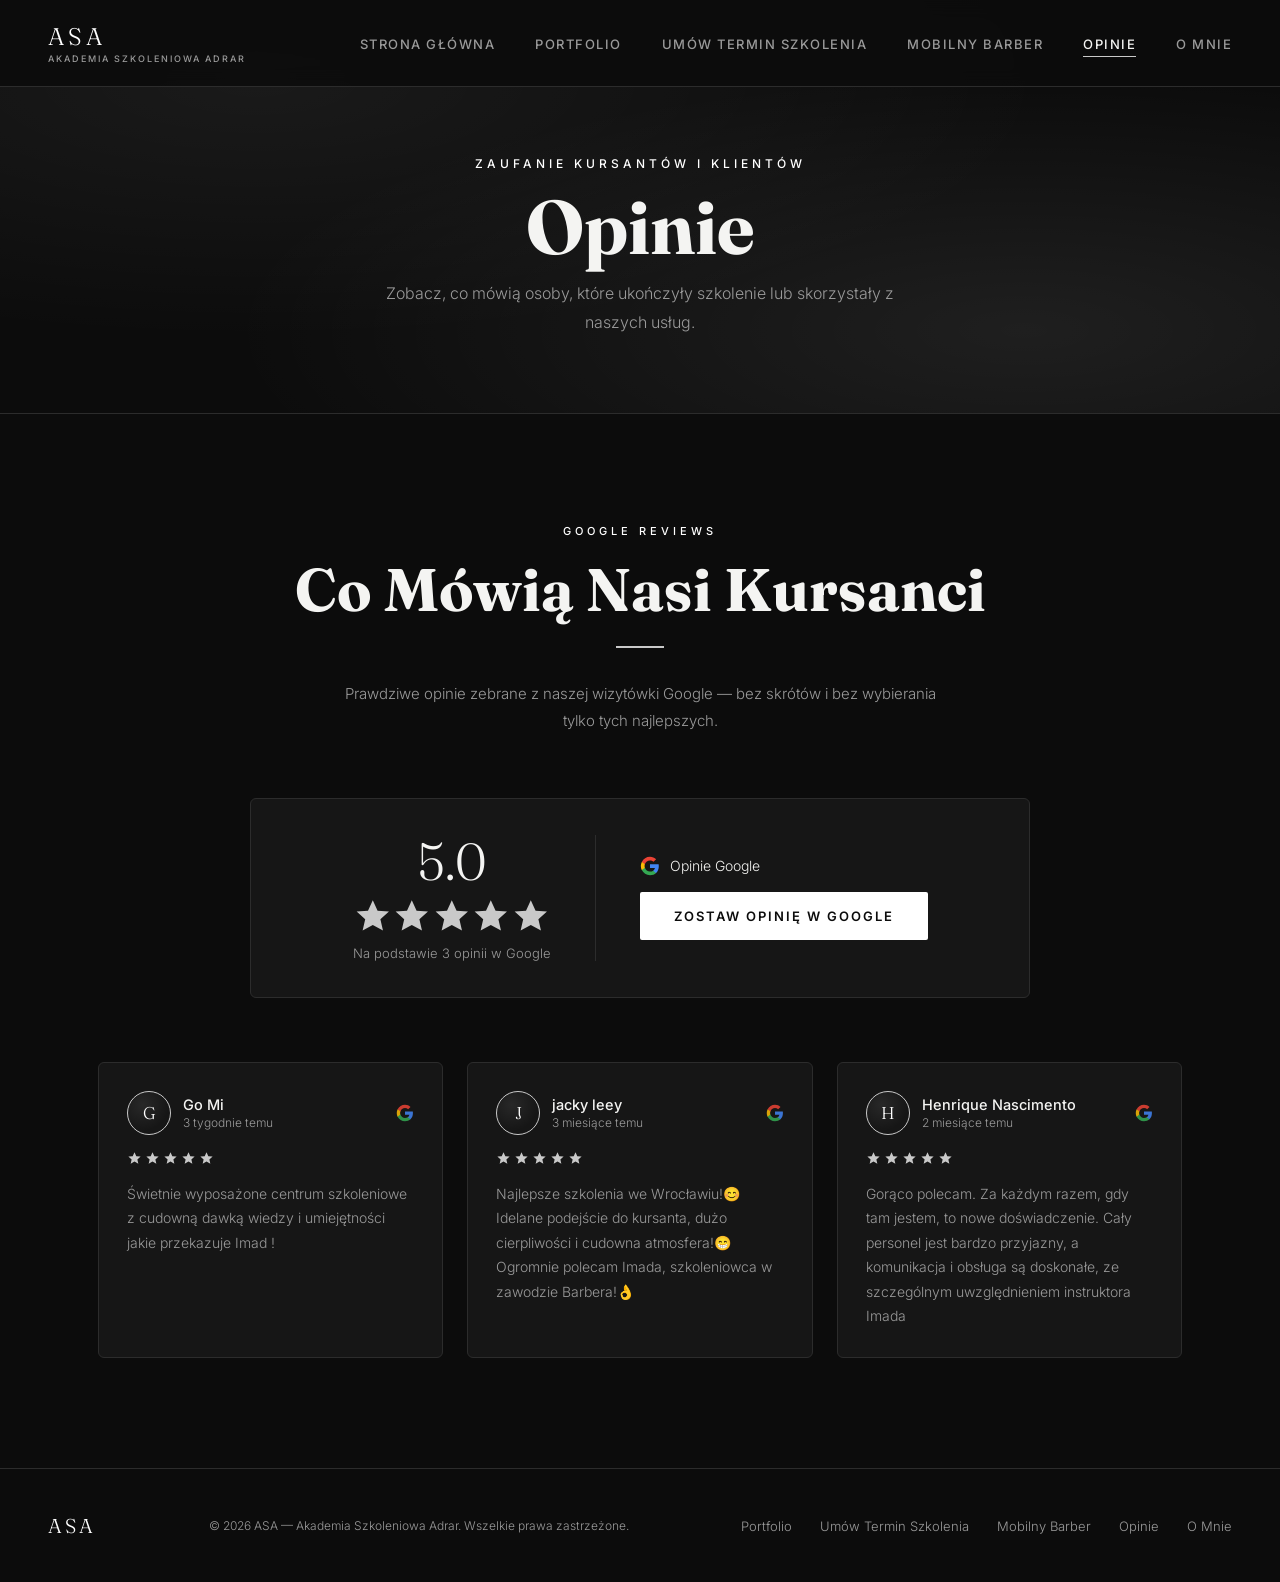
<file: opinie.html>
<!DOCTYPE html>
<html lang="pl">
<head>
<meta charset="UTF-8">
<meta name="viewport" content="width=device-width, initial-scale=1.0">
<title>Opinie — ASA</title>
<link href="https://fonts.googleapis.com/css2?family=Fraunces:ital,wght@0,400;0,500;0,600;1,500&family=Inter:wght@300;400;500;600;700&display=swap" rel="stylesheet">
<link rel="stylesheet" href="styles.css">
<style>
    /* ===== OPINIE — style specyficzne dla tej podstrony ===== */
    /* Korzysta wyłącznie ze zmiennych i konwencji z styles.css (brak własnej palety) */

    .opinie-section{ max-width: 1180px; margin: 0 auto; }

    /* ---- Podsumowanie oceny ---- */
    .rating-summary{
        display: flex;
        align-items: center;
        justify-content: center;
        gap: 44px;
        flex-wrap: wrap;
        background: var(--bg-panel);
        border: 1px solid var(--line);
        border-radius: 6px;
        padding: 36px 44px;
        margin: 0 auto 64px;
        max-width: 780px;
    }
    .rating-score{ text-align: center; min-width: 140px; }
    .rating-score .num{
        font-family: 'Fraunces', serif;
        font-size: 52px;
        color: var(--ivory);
        line-height: 1;
    }
    .rating-score .stars{ margin: 10px 0 8px; justify-content: center; }
    .rating-score .count{ font-size: 13px; color: var(--stone); }

    .rating-divider{ width: 1px; align-self: stretch; background: var(--line); }

    .rating-side{ display: flex; flex-direction: column; gap: 16px; align-items: flex-start; }
    .google-badge{ display: flex; align-items: center; gap: 10px; font-size: 14px; color: var(--ivory); }
    .google-badge svg{ width: 20px; height: 20px; flex-shrink: 0; }

    /* ---- Siatka opinii ---- */
    .reviews-grid{
        display: grid;
        grid-template-columns: repeat(auto-fit, minmax(300px, 1fr));
        gap: 24px;
    }

    .review-card{
        background: var(--bg-panel);
        border: 1px solid var(--line);
        border-radius: 6px;
        padding: 28px;
        display: flex;
        flex-direction: column;
        gap: 16px;
        transition: border-color 0.2s;
    }
    .review-card:hover{ border-color: var(--brass); }

    .review-head{ display: flex; align-items: center; gap: 12px; }
    .review-avatar{
        width: 44px; height: 44px;
        border-radius: 50%;
        border: 1.5px solid var(--brass);
        display: flex; align-items: center; justify-content: center;
        font-family: 'Fraunces', serif;
        font-size: 17px;
        color: var(--brass-light);
        background: radial-gradient(circle at 35% 30%, rgba(255,255,255,0.08), transparent 65%);
        flex-shrink: 0;
    }
    .review-who{ display: flex; flex-direction: column; gap: 2px; }
    .review-name{ font-size: 14.5px; color: var(--ivory); font-weight: 500; }
    .review-date{ font-size: 12px; color: var(--stone); }
    .review-google-icon{ margin-left: auto; width: 18px; height: 18px; opacity: 0.85; flex-shrink: 0; }

    .review-stars{ display: flex; gap: 3px; }
    .review-stars svg{ width: 15px; height: 15px; }

    .review-text{ font-size: 14px; line-height: 1.75; color: var(--stone); }

    .rating-score .stars svg,
    .review-stars svg{ fill: var(--brass); }
    .star-empty{ fill: none !important; stroke: var(--line); stroke-width: 1.5; }

    @media (max-width: 560px){
        .rating-summary{ flex-direction: column; padding: 30px 26px; }
        .rating-divider{ width: 100%; height: 1px; }
        .rating-side{ align-items: center; text-align: center; }
    }
</style>
</head>
<body>

<nav>
    <a href="index.html" class="logo">ASA<span>Akademia Szkoleniowa Adrar</span></a>
    <ul class="nav-links">
        <li><a href="index.html">Strona Główna</a></li>
        <li><a href="portfolio.html">Portfolio</a></li>
        <li><a href="booking.html">Umów Termin Szkolenia</a></li>
        <li><a href="mobilny-barber.html">Mobilny Barber</a></li>
        <li><a href="opinie.html" class="active">Opinie</a></li>
        <li><a href="o-mnie.html">O Mnie</a></li>
    </ul>
</nav>

<div class="page-header">
    <p class="hero-eyebrow">Zaufanie Kursantów i Klientów</p>
    <h1 class="hero-title">Opinie</h1>
    <p class="hero-sub">Zobacz, co mówią osoby, które ukończyły szkolenie lub skorzystały z naszych usług.</p>
</div>

<section class="opinie-section">
    <p class="section-eyebrow">Google Reviews</p>
    <h2 class="section-title">Co Mówią Nasi Kursanci</h2>
    <div class="divider-center"></div>
    <p class="section-intro">Prawdziwe opinie zebrane z naszej wizytówki Google — bez skrótów i bez wybierania tylko tych najlepszych.</p>

    <div class="rating-summary">
        <div class="rating-score">
            <div class="num" id="avg-score">–</div>
            <div class="stars" id="avg-stars" style="display:flex;"></div>
            <div class="count" id="review-count">Ładowanie opinii…</div>
        </div>
        <div class="rating-divider"></div>
        <div class="rating-side">
            <div class="google-badge">
                <svg viewBox="0 0 48 48"><path fill="#4285F4" d="M45.12 24.5c0-1.56-.14-3.06-.4-4.5H24v8.51h11.84c-.51 2.75-2.06 5.08-4.39 6.64v5.52h7.11c4.16-3.83 6.56-9.47 6.56-16.17z"/><path fill="#34A853" d="M24 46c5.94 0 10.92-1.97 14.56-5.33l-7.11-5.52c-1.97 1.32-4.49 2.1-7.45 2.1-5.73 0-10.58-3.87-12.31-9.07H4.34v5.7C7.96 41.07 15.4 46 24 46z"/><path fill="#FBBC05" d="M11.69 28.18C11.25 26.86 11 25.45 11 24s.25-2.86.69-4.18v-5.7H4.34C2.85 17.09 2 20.45 2 24s.85 6.91 2.34 9.88l7.35-5.7z"/><path fill="#EA4335" d="M24 10.75c3.23 0 6.13 1.11 8.41 3.29l6.31-6.31C34.91 4.18 29.93 2 24 2 15.4 2 7.96 6.93 4.34 14.12l7.35 5.7c1.73-5.2 6.58-9.07 12.31-9.07z"/></svg>
                Opinie Google
            </div>
            <a href="#" id="google-link" class="btn-primary" target="_blank" rel="noopener">Zostaw opinię w Google</a>
        </div>
    </div>

    <div class="reviews-grid" id="reviews-grid"></div>
</section>

<footer>
    <div class="footer-logo">ASA</div>
    <p class="footer-copy">&copy; 2026 ASA — Akademia Szkoleniowa Adrar. Wszelkie prawa zastrzeżone.</p>
    <ul class="footer-links">
        <li><a href="portfolio.html">Portfolio</a></li>
        <li><a href="booking.html">Umów Termin Szkolenia</a></li>
        <li><a href="mobilny-barber.html">Mobilny Barber</a></li>
        <li><a href="opinie.html">Opinie</a></li>
        <li><a href="o-mnie.html">O Mnie</a></li>
    </ul>
</footer>

<script>
    /* =========================================================================
       JAK DODAĆ NOWĄ OPINIĘ Z GOOGLE
       -------------------------------------------------------------------------
       1. Wejdź na wizytówkę Google Firmy (Google Maps / wyszukiwarka) → Opinie.
       2. Dla każdej opinii, którą chcesz pokazać, dopisz nowy obiekt do tablicy
          REVIEWS poniżej i uzupełnij pola:
            name    -> imię i nazwisko autora (tak jak w Google)
            rating  -> ocena 1-5 (liczba gwiazdek)
            date    -> data tak jak pokazuje Google, np. "2 tygodnie temu"
            text    -> treść opinii (skopiuj i wklej)
       3. Zapisz plik — karta pojawi się automatycznie, nic więcej nie trzeba
          klikać w HTML-u.
       4. Podmień link w GOOGLE_REVIEW_URL na link do wystawiania opinii
          w Twojej wizytówce Google (Profil Firmy → "Poproś o opinie").
       ========================================================================= */

    const GOOGLE_REVIEW_URL = "https://www.google.com/search?client=firefox-b-d&hs=aoYV&sca_esv=c3faaa4084c3cbf9&cs=0&uds=AJ5uw1_a2D0D09lxm8gpKKOTUn4rOlu4jDqmcsRYM2aDq7-s1feHFeLkyDl4T56XsIuYCh46uJKMR9jd1XdF7om4cTEGF3K4eewYUkotX8rXoRU-ycWZZH8GDnx1BtFFnmA8GZ6-G6AsrBCA3nX87thUsfrUDQMdbbsYzQJBvaAZ-gtT6pZpzUA&q=Centrum+Szkoleniowe+Omerta+-+CSO+Opinie&si=APenkKm7iecQ4G6P-TsbSMFKIQtv3EFIqRAFw-i8uEbk55Z-_wmXFbCRF1QtcXXmuwnnH-UerYO6oyo-JRHSLW_fsUG5bis4v8ob1w99Y0iWGHQgrBLvL65U1MhZxxwVnZKBvuSEtT5raSoowfSwwcIkNKCGkJIE_w%3D%3D&hl=pl-PL&sa=X&ved=2ahUKEwjm4aXj98WVAxVtR_EDHfoHMvEQ_4MLegQIFBAO&biw=1920&bih=955&dpr=1";

    const REVIEWS = [
        {
            name: "Go Mi",
            rating: 5,
            date: "3 tygodnie temu",
            text: "Świetnie wyposażone centrum szkoleniowe z cudowną dawką wiedzy i umiejętności jakie przekazuje Imad !"
        },
        {
            name: "jacky leey",
            rating: 5,
            date: "3 miesiące temu",
            text: "Najlepsze szkolenia we Wrocławiu!😊 Idelane podejście do kursanta, dużo cierpliwości i cudowna atmosfera!😁 Ogromnie polecam Imada, szkoleniowca w zawodzie Barbera!👌"
        },
        {
            name: "Henrique Nascimento",
            rating: 5,
            date: "2 miesiące temu",
            text: "Gorąco polecam. Za każdym razem, gdy tam jestem, to nowe doświadczenie. Cały personel jest bardzo przyjazny, a komunikacja i obsługa są doskonałe, ze szczególnym uwzględnieniem instruktora Imada"
        }
        // ⬇ Dodawaj kolejne opinie tutaj, po przecinku, w tym samym formacie
    ];

    function starsSVG(rating, size = 15) {
        let out = "";
        for (let i = 1; i <= 5; i++) {
            const filled = i <= rating;
            out += `<svg viewBox="0 0 24 24" class="${filled ? "" : "star-empty"}"><path d="M12 2l2.9 6.26 6.9.6-5.2 4.62 1.57 6.78L12 16.9l-6.17 3.36 1.57-6.78L2.2 8.86l6.9-.6z"/></svg>`;
        }
        return out;
    }

    function renderReviews() {
        const grid = document.getElementById("reviews-grid");
        grid.innerHTML = REVIEWS.map(r => {
            const initial = r.name.trim().charAt(0).toUpperCase();
            return `
                <div class="review-card">
                    <div class="review-head">
                        <div class="review-avatar">${initial}</div>
                        <div class="review-who">
                            <span class="review-name">${r.name}</span>
                            <span class="review-date">${r.date}</span>
                        </div>
                        <svg class="review-google-icon" viewBox="0 0 48 48"><path fill="#4285F4" d="M45.12 24.5c0-1.56-.14-3.06-.4-4.5H24v8.51h11.84c-.51 2.75-2.06 5.08-4.39 6.64v5.52h7.11c4.16-3.83 6.56-9.47 6.56-16.17z"/><path fill="#34A853" d="M24 46c5.94 0 10.92-1.97 14.56-5.33l-7.11-5.52c-1.97 1.32-4.49 2.1-7.45 2.1-5.73 0-10.58-3.87-12.31-9.07H4.34v5.7C7.96 41.07 15.4 46 24 46z"/><path fill="#FBBC05" d="M11.69 28.18C11.25 26.86 11 25.45 11 24s.25-2.86.69-4.18v-5.7H4.34C2.85 17.09 2 20.45 2 24s.85 6.91 2.34 9.88l7.35-5.7z"/><path fill="#EA4335" d="M24 10.75c3.23 0 6.13 1.11 8.41 3.29l6.31-6.31C34.91 4.18 29.93 2 24 2 15.4 2 7.96 6.93 4.34 14.12l7.35 5.7c1.73-5.2 6.58-9.07 12.31-9.07z"/></svg>
                    </div>
                    <div class="review-stars">${starsSVG(r.rating)}</div>
                    <p class="review-text">${r.text}</p>
                </div>
            `;
        }).join("");

        const avg = REVIEWS.reduce((s, r) => s + r.rating, 0) / REVIEWS.length;
        document.getElementById("avg-score").textContent = avg.toFixed(1);
        document.getElementById("avg-stars").innerHTML = starsSVG(Math.round(avg), 20);
        document.getElementById("review-count").textContent = `Na podstawie ${REVIEWS.length} opinii w Google`;
        document.getElementById("google-link").href = GOOGLE_REVIEW_URL;
    }

    renderReviews();
</script>

</body>
</html>
</file>
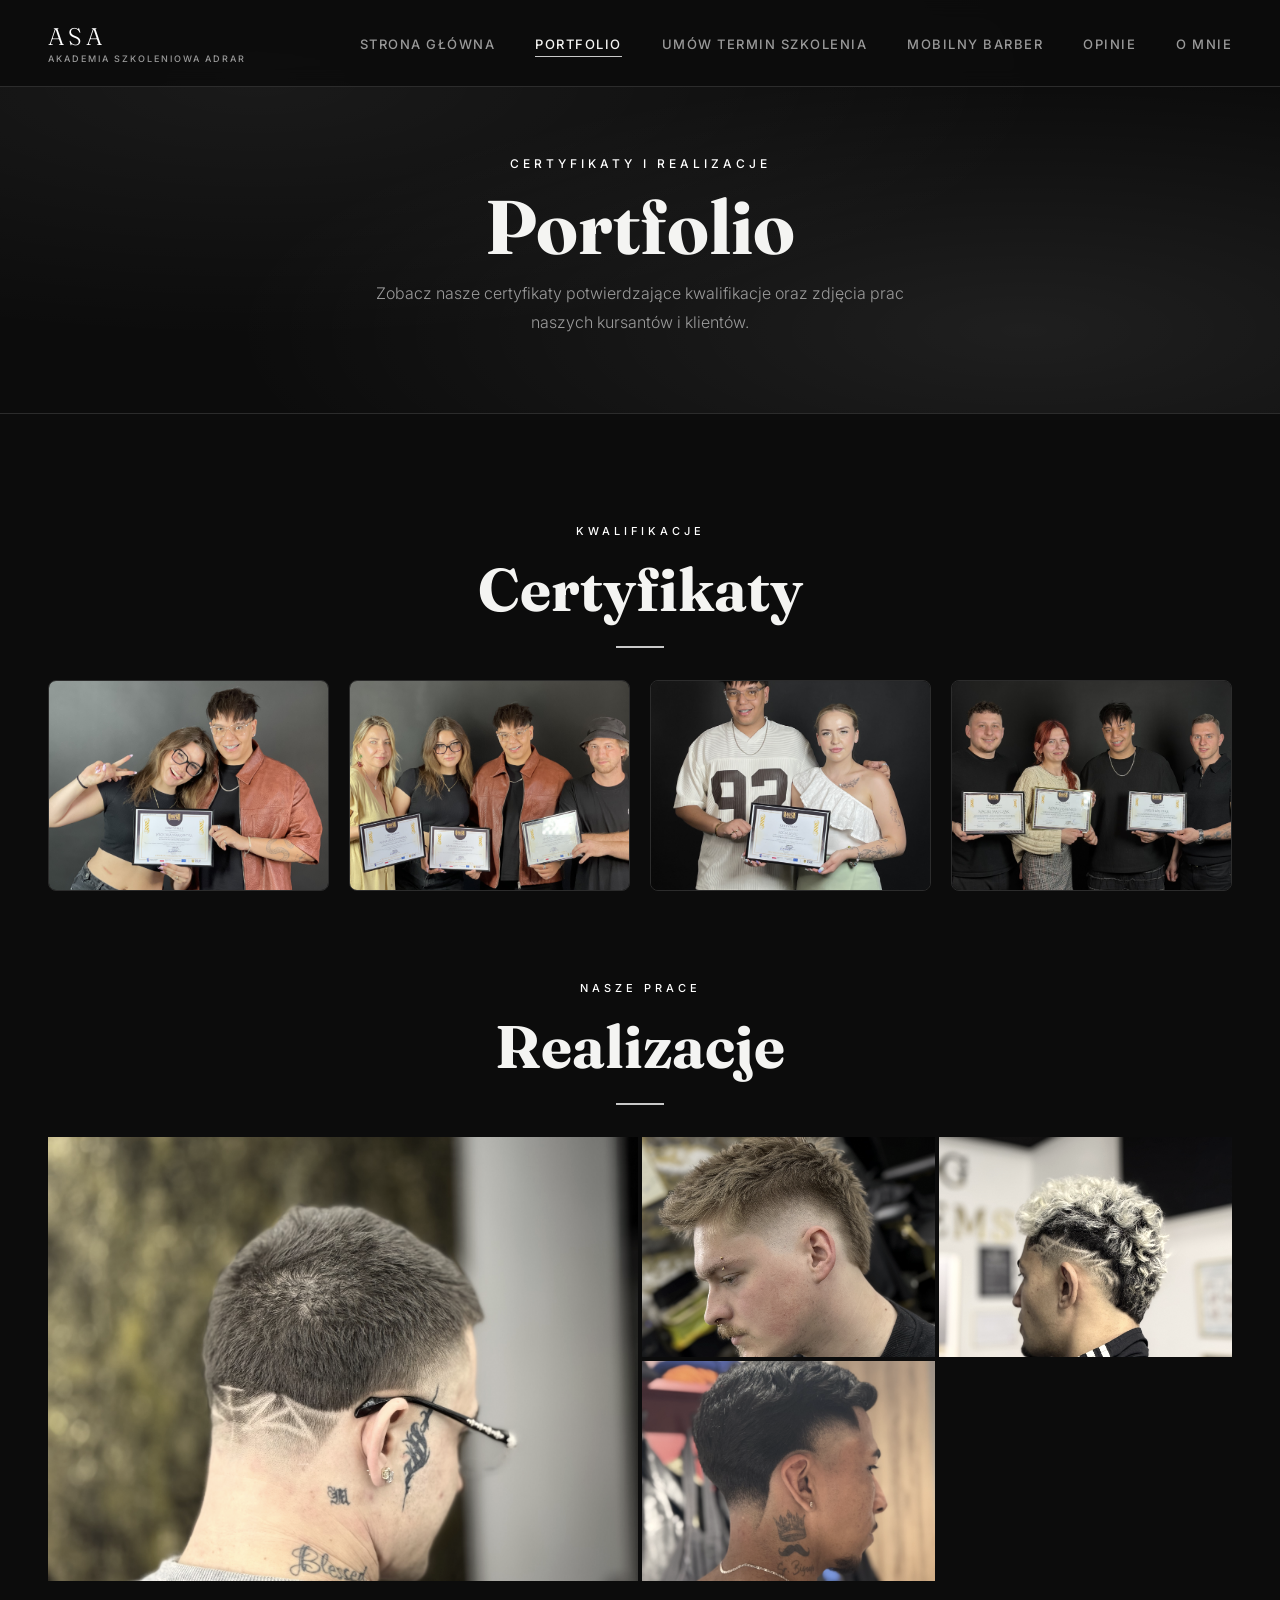
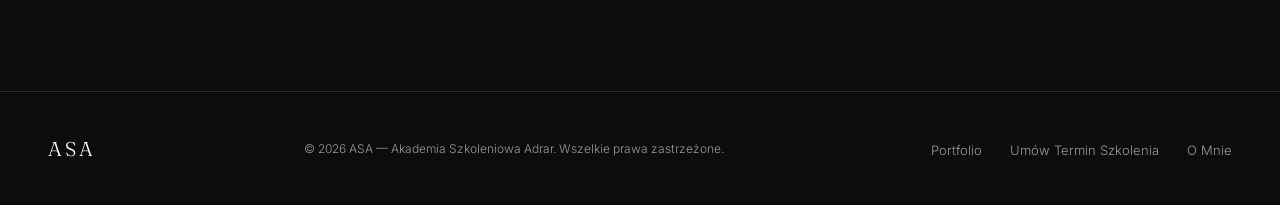
<file: portfolio.html>
<!DOCTYPE html>
<html lang="pl">
<head>
<meta charset="UTF-8">
<meta name="viewport" content="width=device-width, initial-scale=1.0">
<title>Portfolio — ASA</title>
<link href="https://fonts.googleapis.com/css2?family=Fraunces:ital,wght@0,400;0,500;0,600;1,500&family=Inter:wght@300;400;500;600;700&display=swap" rel="stylesheet">
<link rel="stylesheet" href="styles.css">
<style>
    .cert-grid{
        display: grid;
        grid-template-columns: repeat(4, 1fr);
        gap: 20px;
        margin-bottom: 90px;
    }
    .cert-item{
        border-radius: 8px;
        overflow: hidden;
        border: 1px solid var(--line);
        background: var(--bg-panel);
        transition: border-color 0.2s;
    }
    .cert-item:hover{ border-color: var(--brass); }
    .cert-item img{
        width: 100%;
        aspect-ratio: 4/3;
        object-fit: cover;
        display: block;
    }
    .cert-caption{
        padding: 12px 14px;
        font-size: 13px;
        color: var(--stone);
        border-top: 1px solid var(--line);
        text-align: center;
    }
    @media (max-width: 900px){
        .cert-grid{ grid-template-columns: repeat(2, 1fr); }
    }
</style>
</head>
<body>

<nav>
    <a href="index.html" class="logo">ASA<span>Akademia Szkoleniowa Adrar</span></a>
    <ul class="nav-links">
        <li><a href="index.html">Strona Główna</a></li>
        <li><a href="portfolio.html" class="active">Portfolio</a></li>
        <li><a href="booking.html">Umów Termin Szkolenia</a></li>
        <li><a href="mobilny-barber.html">Mobilny Barber</a></li>
        <li><a href="opinie.html">Opinie</a></li>
        <li><a href="o-mnie.html">O Mnie</a></li>
    </ul>
</nav>

<div class="page-header">
    <p class="hero-eyebrow">Certyfikaty i Realizacje</p>
    <h1 class="hero-title">Portfolio</h1>
    <p class="hero-sub">Zobacz nasze certyfikaty potwierdzające kwalifikacje oraz zdjęcia prac naszych kursantów i klientów.</p>
</div>

<section>
    <p class="section-eyebrow">Kwalifikacje</p>
    <h2 class="section-title">Certyfikaty</h2>
    <div class="divider-center"></div>

    <div class="cert-grid">
        <div class="cert-item">
            <img src="ce1.jpg" alt="Certyfikat 1">
        </div>
        <div class="cert-item">
            <img src="ce2.jpg" alt="Certyfikat 2">
        </div>
        <div class="cert-item">
            <img src="ce3.jpg" alt="Certyfikat 3">
        </div>
        <div class="cert-item">
            <img src="ce4.jpg" alt="Certyfikat 4">
        </div>
    </div>

    <p class="section-eyebrow">Nasze Prace</p>
    <h2 class="section-title">Realizacje</h2>
    <div class="divider-center"></div>
    <div class="portfolio-grid">
        <div class="portfolio-item">
            <img src="IMG_5145111111.jpg" alt="Strzyżenie 1">
            <div class="portfolio-overlay"><span class="portfolio-label"></span></div>
        </div>
        <div class="portfolio-item">
            <img src="IMG_0437.jpg" alt="Strzyżenie 2">
            <div class="portfolio-overlay"><span class="portfolio-label"></span></div>
        </div>
        <div class="portfolio-item">
            <img src="IMG_3294.jpg" alt="Strzyżenie 3">
            <div class="portfolio-overlay"><span class="portfolio-label"></span></div>
        </div>
        <div class="portfolio-item">
            <img src="IMG_0423.jpg" alt="Strzyżenie 4">
            <div class="portfolio-overlay"><span class="portfolio-label"></span></div>
    </div>
</section>

<footer>
    <div class="footer-logo">ASA</div>
    <p class="footer-copy">&copy; 2026 ASA — Akademia Szkoleniowa Adrar. Wszelkie prawa zastrzeżone.</p>
    <ul class="footer-links">
        <li><a href="portfolio.html">Portfolio</a></li>
        <li><a href="booking.html">Umów Termin Szkolenia</a></li>
        <li><a href="o-mnie.html">O Mnie</a></li>
    </ul>
</footer>

</body>
</html>
</file>
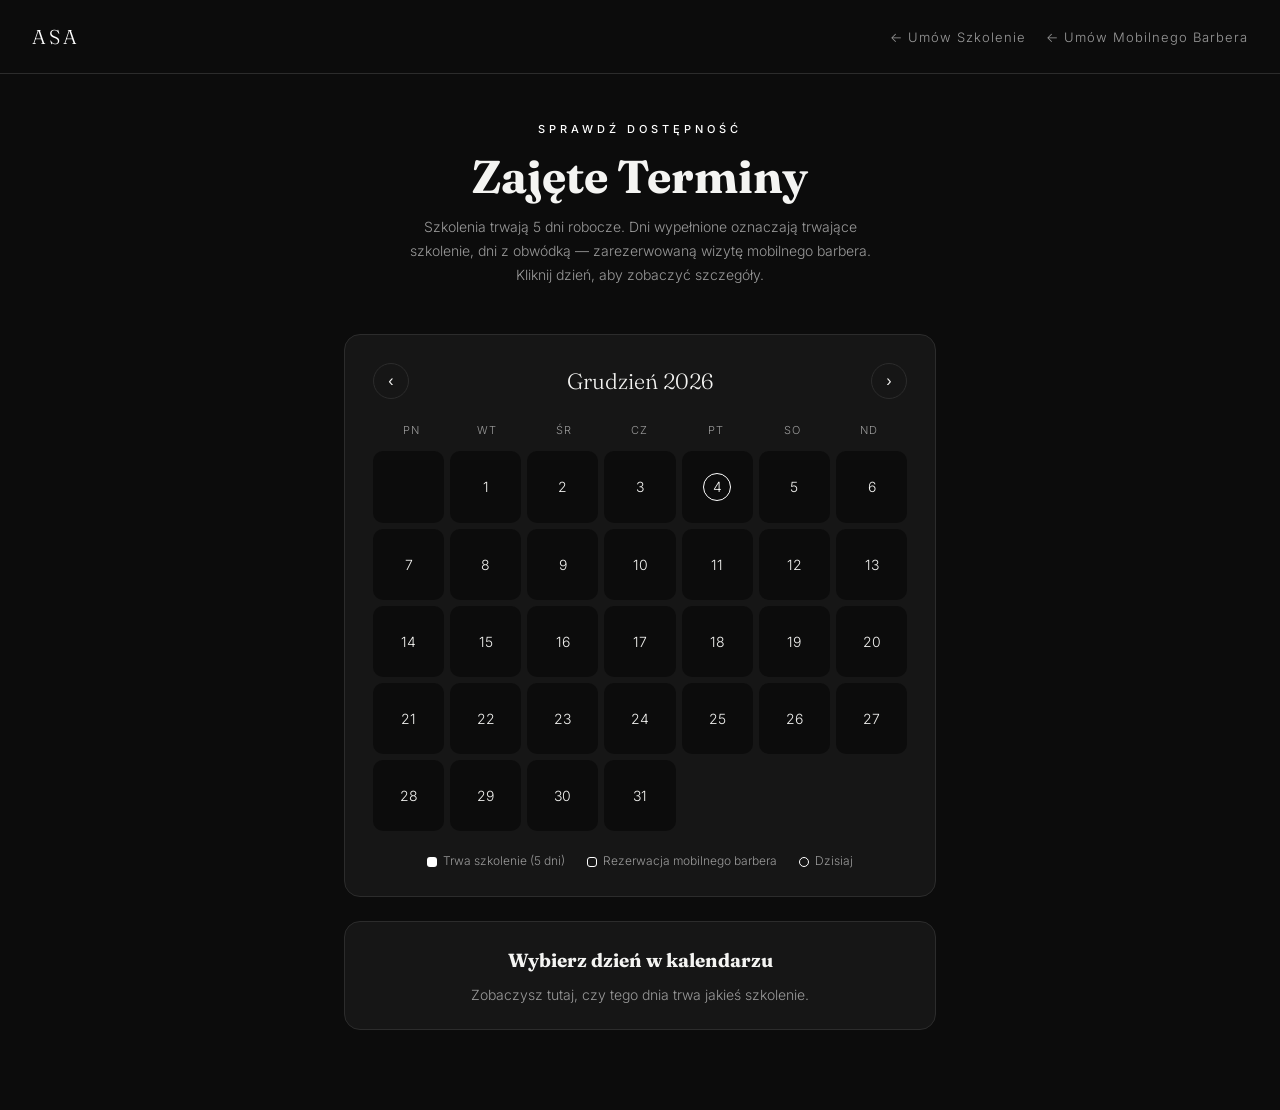
<file: terminy.html>
<!DOCTYPE html>
<html lang="pl">
<head>
<meta charset="UTF-8">
<meta name="viewport" content="width=device-width, initial-scale=1.0">
<title>Zajęte Terminy — ASA</title>
<link href="https://fonts.googleapis.com/css2?family=Fraunces:ital,wght@0,400;0,500;0,600;1,500&family=Inter:wght@300;400;500;600;700&display=swap" rel="stylesheet">
<style>
    * { margin: 0; padding: 0; box-sizing: border-box; }

    :root{
        --bg: #0c0c0c;
        --bg-panel: #161616;
        --line: #2c2c2c;
        --ivory: #f4f4f2;
        --stone: #9a9a9a;
        --red: #ffffff;
        --brass: #c9c9c9;
        --brass-light: #ffffff;
    }

    body{
        background: var(--bg);
        color: var(--ivory);
        font-family: 'Inter', sans-serif;
        font-weight: 300;
        min-height: 100vh;
    }

    a:focus-visible, button:focus-visible{
        outline: 2px solid var(--brass-light);
        outline-offset: 3px;
    }

    .topbar{
        display: flex;
        justify-content: space-between;
        align-items: center;
        padding: 24px 32px;
        border-bottom: 1px solid var(--line);
    }
    .topbar .logo{
        font-family: 'Fraunces', serif;
        font-size: 20px;
        letter-spacing: 3px;
        color: var(--brass-light);
        text-decoration: none;
    }
    .topbar a.back{
        color: var(--stone);
        text-decoration: none;
        font-size: 13px;
        letter-spacing: 1px;
        transition: color 0.2s;
    }
    .topbar a.back:hover{ color: var(--ivory); }

    .intro{ text-align: center; padding: 48px 24px 16px; }
    .intro p.eyebrow{
        font-size: 11px;
        letter-spacing: 4px;
        text-transform: uppercase;
        color: var(--brass-light);
        margin-bottom: 12px;
        font-weight: 500;
    }
    .intro h1{
        font-family: 'Fraunces', serif;
        font-size: clamp(32px, 5vw, 46px);
        margin-bottom: 10px;
    }
    .intro p.sub{
        color: var(--stone);
        font-size: 14px;
        max-width: 480px;
        margin: 0 auto;
        line-height: 1.7;
    }

    .calendar-wrap{ max-width: 640px; margin: 0 auto; padding: 32px 24px 80px; }

    .calendar-card{
        background: var(--bg-panel);
        border: 1px solid var(--line);
        border-radius: 16px;
        padding: 28px;
    }

    .calendar-header{
        display: flex;
        justify-content: space-between;
        align-items: center;
        margin-bottom: 24px;
    }

    .month-title{ font-family: 'Fraunces', serif; font-size: 22px; color: var(--ivory); }

    .nav-btn{
        background: transparent;
        border: 1px solid var(--line);
        color: var(--ivory);
        width: 36px; height: 36px;
        border-radius: 50%;
        cursor: pointer;
        font-size: 16px;
        display: flex;
        align-items: center;
        justify-content: center;
        transition: border-color 0.2s, background 0.2s;
    }
    .nav-btn:hover{ border-color: var(--brass); background: rgba(255,255,255,0.08); }

    .weekdays{ display: grid; grid-template-columns: repeat(7, 1fr); margin-bottom: 6px; }
    .weekdays span{
        text-align: center;
        font-size: 11px;
        letter-spacing: 1px;
        text-transform: uppercase;
        color: var(--stone);
        padding-bottom: 8px;
        display: block;
    }

    .days-grid{ display: grid; grid-template-columns: repeat(7, 1fr); gap: 6px; }

    .day-cell{
        aspect-ratio: 1;
        display: flex;
        align-items: center;
        justify-content: center;
        border-radius: 10px;
        cursor: pointer;
        font-size: 14px;
        color: var(--ivory);
        position: relative;
        transition: background 0.15s;
        background: var(--bg);
    }
    .day-cell:hover{ background: rgba(255,255,255,0.05); }
    .day-cell.empty{ cursor: default; }
    .day-cell.empty:hover{ background: transparent; }

    .day-cell.today .day-num{
        border: 1.5px solid var(--brass-light);
        border-radius: 50%;
        width: 28px; height: 28px;
        display: flex; align-items: center; justify-content: center;
    }

    .day-cell.booked{ background: var(--red); color: var(--bg); font-weight: 600; }
    .day-cell.booked:hover{ background: #e0e0e0; }

    /* dzień z rezerwacją mobilnego barbera, ale bez szkolenia — nadal wolny dla 5-dniowego szkolenia */
    .day-cell.mobile-booked{
        border: 1.5px solid var(--brass-light);
        color: var(--ivory);
        font-weight: 600;
    }
    .day-cell.mobile-booked:hover{ background: rgba(255,255,255,0.06); }

    /* zaznaczenie skrajnych dni bloku (start/koniec 5-dniowego szkolenia) delikatnym obramowaniem */
    .day-cell.booked-start{ border-radius: 10px 4px 4px 10px; }
    .day-cell.booked-end{ border-radius: 4px 10px 10px 4px; }

    .day-cell.selected{ outline: 2px solid var(--brass-light); outline-offset: 2px; }

    .legend{ display: flex; justify-content: center; gap: 22px; margin-top: 22px; font-size: 12px; color: var(--stone); }
    .legend .dot{ display: inline-block; width: 10px; height: 10px; border-radius: 3px; margin-right: 6px; vertical-align: middle; }
    .legend .dot.red{ background: var(--red); }
    .legend .dot.mobile{ background: transparent; border: 1.5px solid var(--brass-light); }
    .legend .dot.ring{ border: 1.5px solid var(--brass-light); background: transparent; border-radius: 50%; }

    .day-detail{
        margin-top: 24px;
        padding: 26px;
        background: var(--bg-panel);
        border: 1px solid var(--line);
        border-radius: 16px;
        text-align: center;
    }
    .day-detail h3{ font-family: 'Fraunces', serif; font-size: 19px; color: var(--ivory); margin-bottom: 14px; }
    .day-detail .slot-pill{
        display: inline-block;
        background: var(--red);
        color: var(--bg);
        padding: 6px 16px;
        border-radius: 20px;
        font-size: 13px;
        margin: 4px;
        font-weight: 600;
    }
    .day-detail .free-msg{ color: var(--brass-light); font-size: 14px; }
    .day-detail .hint-msg{ color: var(--stone); font-size: 14px; }

    @media (max-width: 480px){
        .calendar-card{ padding: 18px; }
        .day-cell{ font-size: 12px; }
    }
</style>
</head>
<body>

<div class="topbar">
    <a href="index.html" class="logo">ASA</a>
    <div style="display:flex; gap:20px; align-items:center;">
        <a href="booking.html" class="back">&larr; Umów Szkolenie</a>
        <a href="mobilny-barber.html" class="back">&larr; Umów Mobilnego Barbera</a>
    </div>
</div>

<div class="intro">
    <p class="eyebrow">Sprawdź Dostępność</p>
    <h1>Zajęte Terminy</h1>
    <p class="sub">Szkolenia trwają 5 dni robocze. Dni wypełnione oznaczają trwające szkolenie, dni z obwódką — zarezerwowaną wizytę mobilnego barbera. Kliknij dzień, aby zobaczyć szczegóły.</p>
</div>

<div class="calendar-wrap">
    <div class="calendar-card">
        <div class="calendar-header">
            <button class="nav-btn" id="prev-month">&#8249;</button>
            <div class="month-title" id="month-title">-</div>
            <button class="nav-btn" id="next-month">&#8250;</button>
        </div>

        <div class="weekdays">
            <span>Pn</span><span>Wt</span><span>Śr</span><span>Cz</span><span>Pt</span><span>So</span><span>Nd</span>
        </div>
        <div class="days-grid" id="days-grid"></div>

        <div class="legend">
            <span><span class="dot red"></span>Trwa szkolenie (5 dni)</span>
            <span><span class="dot mobile"></span>Rezerwacja mobilnego barbera</span>
            <span><span class="dot ring"></span>Dzisiaj</span>
        </div>
    </div>

    <div class="day-detail" id="day-detail">
        <h3>Wybierz dzień w kalendarzu</h3>
        <p class="hint-msg">Zobaczysz tutaj, czy tego dnia trwa jakieś szkolenie.</p>
    </div>
</div>

<script>
    const API_URL = "http://127.0.0.1:8000"
    const TRAINING_DAYS = 5

    const monthTitle = document.getElementById("month-title")
    const daysGrid = document.getElementById("days-grid")
    const dayDetail = document.getElementById("day-detail")
    const prevBtn = document.getElementById("prev-month")
    const nextBtn = document.getElementById("next-month")

    const monthNames = ["Styczeń","Luty","Marzec","Kwiecień","Maj","Czerwiec","Lipiec","Sierpień","Wrzesień","Październik","Listopad","Grudzień"]
    const dayNames = ["Poniedziałek","Wtorek","Środa","Czwartek","Piątek","Sobota","Niedziela"]

    // usługi, które oznaczają "szkolenie stacjonarne" (blokują 5 dni pod rząd)
    // każda inna wartość `service` traktowana jest jako rezerwacja mobilnego barbera (blokuje tylko 1 godzinę danego dnia)
    const TRAINING_SERVICES = [
        "Szkolenie w pełni refundowane (100%)",
        "Szkolenie częściowo refundowane (80%)",
        "Szkolenie płatne"
    ]
    function isTraining(b){ return TRAINING_SERVICES.includes(b.service) }

    let viewDate = new Date()
    let bookings = []          // surowe rezerwacje z backendu
    let occupiedByDate = {}    // { "2026-07-10": [ {type:'training'|'mobile', start, end, service, time}, ... ] }
    let selectedCell = null

    function pad(n){ return n.toString().padStart(2, "0") }

    function getDateRange(startDateStr, days) {
        const start = new Date(startDateStr + "T00:00:00")
        const range = []
        for (let i = 0; i < days; i++) {
            const d = new Date(start)
            d.setDate(d.getDate() + i)
            range.push(`${d.getFullYear()}-${pad(d.getMonth()+1)}-${pad(d.getDate())}`)
        }
        return range
    }

    async function loadBookings() {
        try {
            const response = await fetch(`${API_URL}/bookings/`)
            bookings = await response.json()

            occupiedByDate = {}
            bookings.forEach(b => {
                if (isTraining(b)) {
                    const range = getDateRange(b.date, TRAINING_DAYS)
                    const info = { type: "training", start: range[0], end: range[range.length - 1], service: b.service }
                    range.forEach(d => {
                        if (!occupiedByDate[d]) occupiedByDate[d] = []
                        occupiedByDate[d].push(info)
                    })
                } else {
                    const info = { type: "mobile", time: b.time, service: b.service }
                    if (!occupiedByDate[b.date]) occupiedByDate[b.date] = []
                    occupiedByDate[b.date].push(info)
                }
            })
        } catch (error) {
            console.error("Nie udało się pobrać rezerwacji:", error)
        }
        renderCalendar()
    }

    function renderCalendar() {
        const year = viewDate.getFullYear()
        const month = viewDate.getMonth()

        monthTitle.textContent = `${monthNames[month]} ${year}`

        const firstDay = new Date(year, month, 1)
        let startOffset = firstDay.getDay() - 1
        if (startOffset < 0) startOffset = 6

        const daysInMonth = new Date(year, month + 1, 0).getDate()

        const today = new Date()
        const todayStr = `${today.getFullYear()}-${pad(today.getMonth()+1)}-${pad(today.getDate())}`

        daysGrid.innerHTML = ""

        for (let i = 0; i < startOffset; i++) {
            const empty = document.createElement("div")
            empty.className = "day-cell empty"
            daysGrid.appendChild(empty)
        }

        for (let day = 1; day <= daysInMonth; day++) {
            const dateStr = `${year}-${pad(month+1)}-${pad(day)}`
            const cell = document.createElement("div")
            cell.className = "day-cell"

            const dayBookings = occupiedByDate[dateStr] || []
            const hasTraining = dayBookings.some(b => b.type === "training")
            const hasMobile = dayBookings.some(b => b.type === "mobile")
            const isToday = dateStr === todayStr

            if (hasTraining) {
                cell.classList.add("booked")
                if (dayBookings.some(b => b.type === "training" && b.start === dateStr)) cell.classList.add("booked-start")
                if (dayBookings.some(b => b.type === "training" && b.end === dateStr)) cell.classList.add("booked-end")
            } else if (hasMobile) {
                cell.classList.add("mobile-booked")
            } else if (isToday) {
                cell.classList.add("today")
            }
            cell.innerHTML = `<span class="day-num">${day}</span>`

            cell.addEventListener("click", () => showDayDetail(dateStr, day, month, year, cell))
            daysGrid.appendChild(cell)
        }
    }

    function showDayDetail(dateStr, day, month, year, cell) {
        if (selectedCell) selectedCell.classList.remove("selected")
        cell.classList.add("selected")
        selectedCell = cell

        const dateObj = new Date(year, month, day)
        const weekday = dayNames[(dateObj.getDay() + 6) % 7]
        const label = `${weekday}, ${day} ${monthNames[month]} ${year}`

        const dayBookings = occupiedByDate[dateStr] || []
        const trainingBookings = dayBookings.filter(b => b.type === "training")
        const mobileBookings = dayBookings.filter(b => b.type === "mobile").sort((a,b) => a.time.localeCompare(b.time))

        if (trainingBookings.length > 0) {
            dayDetail.innerHTML = `
                <h3>${label}</h3>
                <p style="color:#9a9a9a; font-size:13px; margin-bottom:14px;">Trwa szkolenie w tym dniu — mobilny barber niedostępny:</p>
                ${trainingBookings.map(b => `<span class="slot-pill">${b.start} – ${b.end}</span>`).join("")}
            `
        } else if (mobileBookings.length > 0) {
            dayDetail.innerHTML = `
                <h3>${label}</h3>
                <p style="color:#9a9a9a; font-size:13px; margin-bottom:14px;">Zarezerwowane godziny mobilnego barbera:</p>
                ${mobileBookings.map(b => `<span class="slot-pill">${b.time}</span>`).join("")}
                <p class="free-msg" style="margin-top:12px;">&#10003; Dzień nadal wolny na 5-dniowe szkolenie.</p>
            `
        } else {
            dayDetail.innerHTML = `
                <h3>${label}</h3>
                <p class="free-msg">&#10003; Wolny dzień — możesz zacząć tu 5-dniowe szkolenie lub umówić mobilnego barbera.</p>
            `
        }
    }

    prevBtn.addEventListener("click", () => {
        viewDate.setMonth(viewDate.getMonth() - 1)
        renderCalendar()
    })

    nextBtn.addEventListener("click", () => {
        viewDate.setMonth(viewDate.getMonth() + 1)
        renderCalendar()
    })

    loadBookings()
</script>

</body>
</html>
</file>
<file: styles.css>
* { margin: 0; padding: 0; box-sizing: border-box; }

:root{
    --bg: #0c0c0c;
    --bg-panel: #161616;
    --line: #2c2c2c;
    --ivory: #f4f4f2;
    --stone: #9a9a9a;
    --burgundy: #ffffff;
    --burgundy-light: #d4d4d4;
    --brass: #c9c9c9;
    --brass-light: #ffffff;
}

html{ scroll-behavior: smooth; }

body{
    background: var(--bg);
    color: var(--ivory);
    font-family: 'Inter', sans-serif;
    font-weight: 300;
}

a:focus-visible, button:focus-visible, input:focus-visible, select:focus-visible, textarea:focus-visible{
    outline: 2px solid var(--brass-light);
    outline-offset: 3px;
}

/* ===== NAV ===== */
nav{
    position: fixed;
    top: 0; left: 0; right: 0;
    z-index: 100;
    display: flex;
    justify-content: space-between;
    align-items: center;
    padding: 22px 48px;
    background: rgba(12,12,12,0.92);
    backdrop-filter: blur(10px);
    border-bottom: 1px solid var(--line);
}

.logo{
    font-family: 'Fraunces', serif;
    font-size: 24px;
    letter-spacing: 4px;
    color: var(--brass-light);
    text-decoration: none;
    display: block;
}
.logo span{
    display:block;
    font-family:'Inter', sans-serif;
    font-size: 9px;
    letter-spacing: 2px;
    color: var(--stone);
    text-transform: uppercase;
    font-weight:500;
    margin-top: 2px;
}

.nav-links{
    display: flex;
    list-style: none;
    gap: 40px;
    align-items:center;
}

.nav-links a{
    color: var(--stone);
    text-decoration: none;
    font-size: 13px;
    letter-spacing: 1.5px;
    text-transform: uppercase;
    font-weight: 500;
    transition: color 0.2s;
    padding-bottom: 4px;
    border-bottom: 1px solid transparent;
}

.nav-links a:hover{ color: var(--ivory); }

.nav-links a.active{
    color: var(--ivory);
    border-bottom: 1px solid var(--brass);
}

.nav-cta{
    background: var(--burgundy);
    color: var(--bg) !important;
    padding: 10px 22px;
    border-radius: 2px;
    border-bottom: none !important;
}
.nav-cta:hover{ background: var(--burgundy-light) !important; color: var(--ivory) !important; }

/* ===== PAGE HEADER (replaces hero on inner pages) ===== */
.page-header{
    min-height: 46vh;
    display: flex;
    flex-direction: column;
    justify-content: center;
    padding: 140px 48px 60px;
    position: relative;
    background:
        radial-gradient(ellipse at 20% 20%, rgba(255,255,255,0.06), transparent 55%),
        radial-gradient(ellipse at 80% 80%, rgba(255,255,255,0.08), transparent 55%),
        var(--bg);
    border-bottom: 1px solid var(--line);
    text-align: center;
    align-items: center;
}

.page-header .hero-eyebrow{ margin-bottom: 18px; }
.page-header .hero-title{ font-size: clamp(44px, 7vw, 76px); margin-bottom: 14px; }
.page-header .hero-sub{ max-width: 560px; margin: 0 auto; }

/* ===== HERO (home page only) ===== */
.hero{
    min-height: 100vh;
    display: flex;
    align-items: center;
    justify-content: space-between;
    gap: 64px;
    padding: 120px 48px;
    position: relative;
    background:
        radial-gradient(ellipse at 20% 20%, rgba(255,255,255,0.06), transparent 55%),
        radial-gradient(ellipse at 80% 80%, rgba(255,255,255,0.08), transparent 55%),
        var(--bg);
}

.hero-content{
    flex: 1;
    min-width: 0;
}

.hero-video-frame{
    flex-shrink: 0;
    width: 320px;
    aspect-ratio: 9 / 16;
    border-radius: 16px;
    overflow: hidden;
    border: 1px solid var(--line);
    box-shadow: 0 30px 60px rgba(0,0,0,0.45), 0 0 0 1px rgba(255,255,255,0.10);
    background: var(--bg-panel);
}

.hero-video{
    width: 100%;
    height: 100%;
    object-fit: cover;
    display: block;
}

.hero-eyebrow{
    font-size: 12px;
    letter-spacing: 4px;
    text-transform: uppercase;
    color: var(--brass-light);
    margin-bottom: 20px;
    font-weight: 500;
}

.hero-title{
    font-family: 'Fraunces', serif;
    font-size: clamp(56px, 9vw, 108px);
    line-height: 1;
    color: var(--ivory);
    margin-bottom: 8px;
}

.hero-title-sub{
    font-family: 'Fraunces', serif;
    font-style: italic;
    font-weight: 400;
    font-size: clamp(20px, 2.6vw, 30px);
    color: var(--stone);
    margin-bottom: 28px;
}

.hero-sub{
    font-size: 16px;
    color: var(--stone);
    max-width: 480px;
    line-height: 1.8;
    margin-bottom: 40px;
}

.hero-actions{ display: flex; gap: 16px; flex-wrap: wrap; justify-content: flex-start; }
.page-header .hero-actions{ justify-content: center; }

.btn-primary{
    background: var(--burgundy);
    color: var(--bg);
    padding: 16px 34px;
    font-size: 13px;
    font-weight: 600;
    letter-spacing: 2px;
    text-transform: uppercase;
    text-decoration: none;
    border-radius: 2px;
    border: none;
    cursor: pointer;
    transition: background 0.2s;
    display:inline-block;
}
.btn-primary:hover{ background: var(--burgundy-light); }

.btn-ghost{
    color: var(--ivory);
    padding: 16px 34px;
    font-size: 13px;
    font-weight: 500;
    letter-spacing: 2px;
    text-transform: uppercase;
    text-decoration: none;
    border: 1px solid var(--line);
    border-radius: 2px;
    transition: border-color 0.2s;
}
.btn-ghost:hover{ border-color: var(--brass); }

/* ===== SECTION SHARED ===== */
section{ padding: 110px 48px; }

.section-eyebrow{
    font-size: 11px;
    letter-spacing: 4px;
    text-transform: uppercase;
    color: var(--brass-light);
    font-weight: 500;
    margin-bottom: 14px;
    text-align: center;
}

.section-title{
    font-family: 'Fraunces', serif;
    font-size: clamp(38px, 5.5vw, 60px);
    text-align: center;
    margin-bottom: 20px;
}

.section-intro{
    max-width: 620px;
    margin: 0 auto 64px;
    text-align: center;
    color: var(--stone);
    font-size: 15px;
    line-height: 1.8;
}

.divider-center{
    width: 48px;
    height: 2px;
    background: var(--brass);
    margin: 0 auto 32px;
}

/* ===== PORTFOLIO ===== */
.portfolio-grid{
    display: grid;
    grid-template-columns: repeat(4, 1fr);
    grid-auto-rows: 220px;
    gap: 4px;
}
.portfolio-item{ position: relative; overflow: hidden; cursor: pointer; }
.portfolio-item:nth-child(1){ grid-column: span 2; grid-row: span 2; }
.portfolio-item:nth-child(5){ grid-column: span 2; }

.portfolio-item img{
    width: 100%; height: 100%;
    object-fit: cover;
    filter: sepia(12%) saturate(85%);
    transition: transform 0.5s ease, filter 0.5s ease;
}
.portfolio-item:hover img{ transform: scale(1.05); filter: sepia(0%) saturate(100%); }

.portfolio-overlay{
    position: absolute; inset: 0;
    background: linear-gradient(to top, rgba(12,12,12,0.85), transparent 55%);
    display: flex; align-items: flex-end; padding: 18px;
    opacity: 0; transition: opacity 0.3s;
}
.portfolio-item:hover .portfolio-overlay{ opacity: 1; }
.portfolio-label{ font-size: 13px; letter-spacing: 1px; color: var(--ivory); font-weight: 500; }

/* ===== SZKOLENIA ===== */
.szkolenia-section{ background: var(--bg-panel); border-top: 1px solid var(--line); border-bottom: 1px solid var(--line); }

.seals-row{
    display: grid;
    grid-template-columns: repeat(3, 1fr);
    gap: 32px;
    margin-bottom: 56px;
}

.seal-card{
    text-align: center;
    padding: 40px 28px;
    border: 1px solid var(--line);
    border-radius: 4px;
    background: var(--bg);
    display: flex;
    flex-direction: column;
    align-items: center;
}

.seal{
    width: 140px; height: 140px;
    border-radius: 50%;
    border: 2px solid var(--brass);
    display: flex;
    flex-direction: column;
    align-items: center;
    justify-content: center;
    position: relative;
    margin-bottom: 6px;
    background: radial-gradient(circle at 35% 30%, rgba(255,255,255,0.08), transparent 65%);
}
.seal::before{
    content: '';
    position: absolute; inset: 9px;
    border: 1px solid var(--brass);
    border-radius: 50%;
    opacity: 0.45;
}
.seal-percent{
    font-family: 'Fraunces', serif;
    font-size: 32px;
    color: var(--brass-light);
    line-height: 1;
}
.seal-tag{
    font-size: 9px;
    letter-spacing: 1.5px;
    text-transform: uppercase;
    color: var(--stone);
    margin-top: 6px;
}

.ribbon{
    width: 46px; height: 30px;
    background: var(--burgundy);
    clip-path: polygon(0 0, 100% 0, 100% 68%, 50% 100%, 0 68%);
    margin-bottom: 22px;
}

.seal-card h3{
    font-family: 'Fraunces', serif;
    font-size: 20px;
    margin-bottom: 12px;
    color: var(--ivory);
}

.seal-card p{
    font-size: 14px;
    color: var(--stone);
    line-height: 1.7;
    margin-bottom: 24px;
    min-height: 66px;
}

.call-link{
    font-size: 13px;
    font-weight: 600;
    letter-spacing: 1px;
    color: var(--brass-light);
    text-decoration: none;
    border-bottom: 1px solid var(--brass);
    padding-bottom: 3px;
    transition: color 0.2s, border-color 0.2s;
}
.call-link:hover{ color: var(--ivory); border-color: var(--ivory); }

.salon-note{
    max-width: 720px;
    margin: 0 auto;
    text-align: center;
    border: 1px dashed var(--brass);
    border-radius: 4px;
    padding: 40px 44px;
}
.salon-note h4{
    font-family: 'Fraunces', serif;
    font-style: italic;
    font-size: 24px;
    margin-bottom: 14px;
    color: var(--brass-light);
}
.salon-note p{ color: var(--stone); font-size: 14px; line-height: 1.8; margin-bottom: 20px; }

/* ===== BOOKING ===== */
.booking-layout{
    display: grid;
    grid-template-columns: 0.9fr 1.1fr;
    gap: 72px;
    align-items: start;
    max-width: 1180px;
    margin: 0 auto;
}

.booking-info .section-eyebrow, .booking-info .section-title{ text-align: left; }
.booking-info .divider-center{ margin-left: 0; }

.booking-info p{ color: var(--stone); font-size: 15px; line-height: 1.85; margin-bottom: 32px; }

.booking-steps{ display: flex; flex-direction: column; gap: 18px; }
.booking-step{ display: flex; gap: 16px; align-items: flex-start; }
.step-num{
    font-family: 'Fraunces', serif;
    font-style: italic;
    color: var(--brass-light);
    font-size: 20px;
    min-width: 28px;
}
.step-text{ font-size: 14px; color: var(--ivory); line-height: 1.6; padding-top: 2px; }
.step-text b{ color: var(--brass-light); font-weight: 600; }

.booking-form{
    background: var(--bg-panel);
    border: 1px solid var(--line);
    border-radius: 6px;
    padding: 40px;
    display: flex;
    flex-direction: column;
    gap: 18px;
}

.form-row{ display: grid; grid-template-columns: 1fr 1fr; gap: 18px; }

.form-group{ display: flex; flex-direction: column; gap: 8px; }
.form-group label{
    font-size: 11px; letter-spacing: 1.5px; text-transform: uppercase;
    color: var(--stone); font-weight: 500;
}
.form-group input, .form-group select, .form-group textarea{
    background: var(--bg);
    border: 1px solid var(--line);
    border-radius: 3px;
    padding: 13px 15px;
    color: var(--ivory);
    font-family: 'Inter', sans-serif;
    font-size: 14px;
    outline: none;
    transition: border-color 0.2s;
}
.form-group input:focus, .form-group select:focus, .form-group textarea:focus{ border-color: var(--brass); }
.form-group textarea{ resize: vertical; min-height: 90px; }

.booked-times-info{
    font-size: 13px;
    color: var(--stone);
    background: var(--bg);
    border: 1px solid var(--line);
    border-radius: 3px;
    padding: 12px 15px;
    line-height: 1.7;
    display: none;
}
.booked-times-info.visible{ display: block; }
.booked-times-info .slot{
    display: inline-block;
    background: var(--burgundy);
    color: var(--bg);
    padding: 3px 10px;
    border-radius: 20px;
    font-size: 12px;
    margin: 3px 6px 3px 0;
}
.booked-times-info.empty{ color: var(--brass-light); }

/* ===== CALENDAR PAGE ===== */
.calendar-wrap{ max-width: 720px; margin: 0 auto; }

.calendar-header{
    display: flex;
    justify-content: space-between;
    align-items: center;
    margin-bottom: 28px;
}

.calendar-month-title{
    font-family: 'Fraunces', serif;
    font-size: 26px;
    color: var(--brass-light);
    text-align: center;
}

.calendar-nav-btn{
    background: var(--bg-panel);
    border: 1px solid var(--line);
    color: var(--ivory);
    width: 38px; height: 38px;
    border-radius: 50%;
    cursor: pointer;
    font-size: 16px;
    display: flex;
    align-items: center;
    justify-content: center;
    transition: border-color 0.2s;
}
.calendar-nav-btn:hover{ border-color: var(--brass); }

.calendar-grid{
    display: grid;
    grid-template-columns: repeat(7, 1fr);
    gap: 8px;
}

.calendar-weekday{
    text-align: center;
    font-size: 11px;
    letter-spacing: 1px;
    text-transform: uppercase;
    color: var(--stone);
    padding-bottom: 10px;
}

.calendar-day{
    aspect-ratio: 1;
    display: flex;
    align-items: center;
    justify-content: center;
    border: 1px solid var(--line);
    border-radius: 6px;
    cursor: pointer;
    font-size: 14px;
    color: var(--ivory);
    position: relative;
    transition: border-color 0.2s, background 0.2s;
    background: var(--bg-panel);
}
.calendar-day:hover{ border-color: var(--brass); }
.calendar-day.empty{ border: none; cursor: default; background: transparent; }

.calendar-day.today{ border-color: var(--brass-light); font-weight: 600; }

.calendar-day.has-bookings{
    background: rgba(255,255,255,0.14);
    border-color: var(--brass-light);
    color: var(--ivory);
    font-weight: 600;
}

.calendar-day.selected{ outline: 2px solid var(--brass-light); outline-offset: 2px; }

.day-detail{
    margin-top: 36px;
    padding: 30px;
    background: var(--bg-panel);
    border: 1px solid var(--line);
    border-radius: 6px;
    text-align: center;
}
.day-detail h3{
    font-family: 'Fraunces', serif;
    font-size: 20px;
    color: var(--ivory);
    margin-bottom: 16px;
}
.day-detail .slot-red{
    display: inline-block;
    background: var(--burgundy);
    color: var(--bg);
    padding: 6px 16px;
    border-radius: 20px;
    font-size: 13px;
    margin: 4px;
    font-weight: 600;
}
.day-detail .free-msg{ color: var(--brass-light); font-size: 14px; }
.day-detail .hint-msg{ color: var(--stone); font-size: 14px; }

.legend-row{
    display: flex;
    justify-content: center;
    gap: 24px;
    margin-top: 24px;
    font-size: 12px;
    color: var(--stone);
}
.legend-row .dot{
    display: inline-block;
    width: 10px; height: 10px;
    border-radius: 50%;
    margin-right: 6px;
    vertical-align: middle;
}
.legend-row .dot.red{ background: var(--burgundy-light); }
.legend-row .dot.gold{ background: var(--brass-light); }

/* ===== O MNIE ===== */
.omnie-section{ background: var(--bg-panel); }

.about-layout{
    display: grid;
    grid-template-columns: 0.85fr 1.15fr;
    gap: 72px;
    align-items: center;
    max-width: 1180px;
    margin: 0 auto;
}

.about-photo{
    aspect-ratio: 4/5;
    border-radius: 4px;
    overflow: hidden;
    border: 1px solid var(--line);
}
.about-photo img{ width: 100%; height: 100%; object-fit: cover; filter: sepia(10%); }

.about-text .section-eyebrow, .about-text .section-title{ text-align: left; }
.about-text .divider-center{ margin-left: 0; }
.about-text p{ color: var(--stone); font-size: 15px; line-height: 1.85; margin-bottom: 22px; }

.credentials{
    display: flex;
    flex-wrap: wrap;
    gap: 14px;
    margin: 28px 0 32px;
}
.credential-badge{
    display: flex;
    align-items: center;
    gap: 10px;
    border: 1px solid var(--brass);
    border-radius: 30px;
    padding: 9px 18px;
    font-size: 12px;
    letter-spacing: 0.5px;
    color: var(--brass-light);
}
.credential-badge svg{ width: 14px; height: 14px; flex-shrink: 0; }

.social-row{ display: flex; gap: 16px; }
.social-link{
    width: 44px; height: 44px;
    border: 1px solid var(--line);
    border-radius: 50%;
    display: flex; align-items: center; justify-content: center;
    color: var(--ivory);
    text-decoration: none;
    transition: border-color 0.2s, color 0.2s;
}
.social-link:hover{ border-color: var(--brass); color: var(--brass-light); }
.social-link svg{ width: 18px; height: 18px; }

/* ===== FOOTER ===== */
footer{
    background: var(--bg);
    border-top: 1px solid var(--line);
    padding: 44px 48px;
    display: flex;
    justify-content: space-between;
    align-items: center;
    flex-wrap: wrap;
    gap: 20px;
}
.footer-logo{ font-family: 'Fraunces', serif; font-size: 20px; letter-spacing: 3px; color: var(--brass-light); }
.footer-copy{ font-size: 12px; color: var(--stone); }
.footer-links{ display: flex; gap: 28px; list-style: none; }
.footer-links a{ font-size: 13px; color: var(--stone); text-decoration: none; }
.footer-links a:hover{ color: var(--ivory); }

/* ===== RESPONSIVE ===== */
@media (max-width: 900px){
    nav{ padding: 18px 24px; }
    .nav-links{ gap: 20px; }
    .nav-links a:not(.nav-cta){ display: none; }
    section{ padding: 72px 24px; }
    .hero, .page-header{ padding-left: 24px; padding-right: 24px; }
    .hero{ flex-direction: column; text-align: left; padding-top: 110px; }
    .hero-video-frame{ width: 240px; }
    .portfolio-grid{ grid-template-columns: repeat(2, 1fr); }
    .portfolio-item:nth-child(1){ grid-column: span 2; grid-row: span 1; }
    .portfolio-item:nth-child(5){ grid-column: span 2; }
    .seals-row{ grid-template-columns: 1fr; }
    .booking-layout, .about-layout{ grid-template-columns: 1fr; gap: 44px; }
    .form-row{ grid-template-columns: 1fr; }
}
</file>
